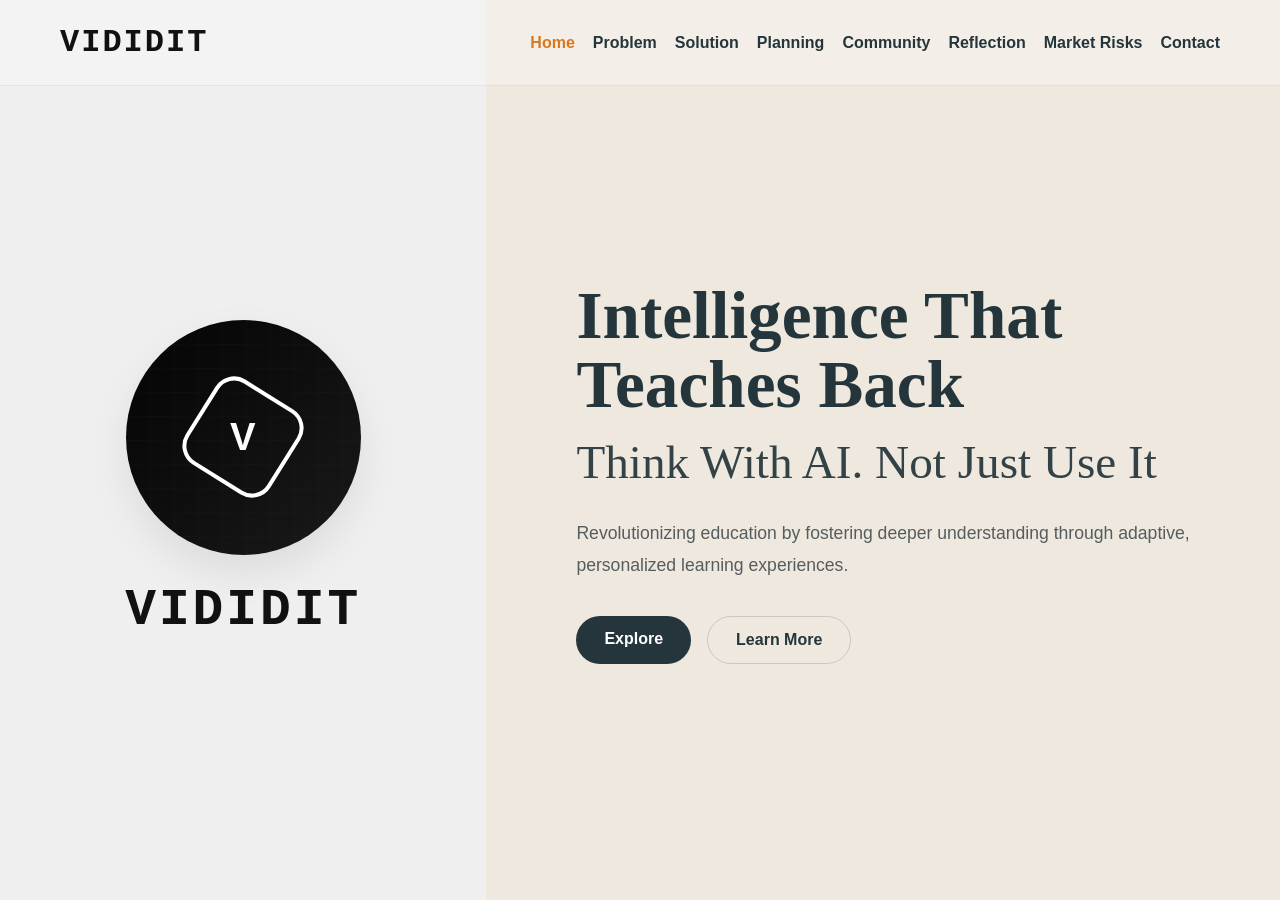
<file: index.html>
<!DOCTYPE html>
<html lang="en">
<head>
  <meta charset="UTF-8" />
  <meta name="viewport" content="width=device-width, initial-scale=1.0" />
  <meta name="description" content="VIDIDIT - Intelligence That Teaches Back" />
  <title>VIDIDIT | Home</title>
  <link rel="stylesheet" href="style.css" />
</head>
<body>
  <header class="topbar">
    <div class="logo">VIDIDIT</div>

    <nav class="nav">
      <a href="index.html" class="active">Home</a>
      <a href="problem.html">Problem</a>
      <a href="solution.html">Solution</a>
      <a href="planning.html">Planning</a>
      <a href="community.html">Community</a>
      <a href="reflection.html">Reflection</a>
      <a href="market.html">Market Risks</a>
      <a href="contact.html">Contact</a>
    </nav>
  </header>

  <main class="hero-page">

    <section class="brand-panel">
      <div class="brand-wrap">

        <div class="logo-circle">
          <div class="logo-mark">
            <span>V</span>
          </div>
        </div>

        <h1 class="brand-name">VIDIDIT</h1>

      </div>
    </section>

    <section class="content-panel">

      <div class="content-wrap">

        <h2 class="headline">
          Intelligence That Teaches Back
        </h2>

        <h3 class="subheadline">
          Think With AI. Not Just Use It
        </h3>

        <p class="description">
          Revolutionizing education by fostering deeper understanding through
          adaptive, personalized learning experiences.
        </p>

        <div class="actions">
          <a href="solution.html" class="btn btn-primary">
            Explore
          </a>

          <a href="problem.html" class="btn btn-secondary">
            Learn More
          </a>
        </div>

      </div>

    </section>

  </main>

</body>
</html>
</file>
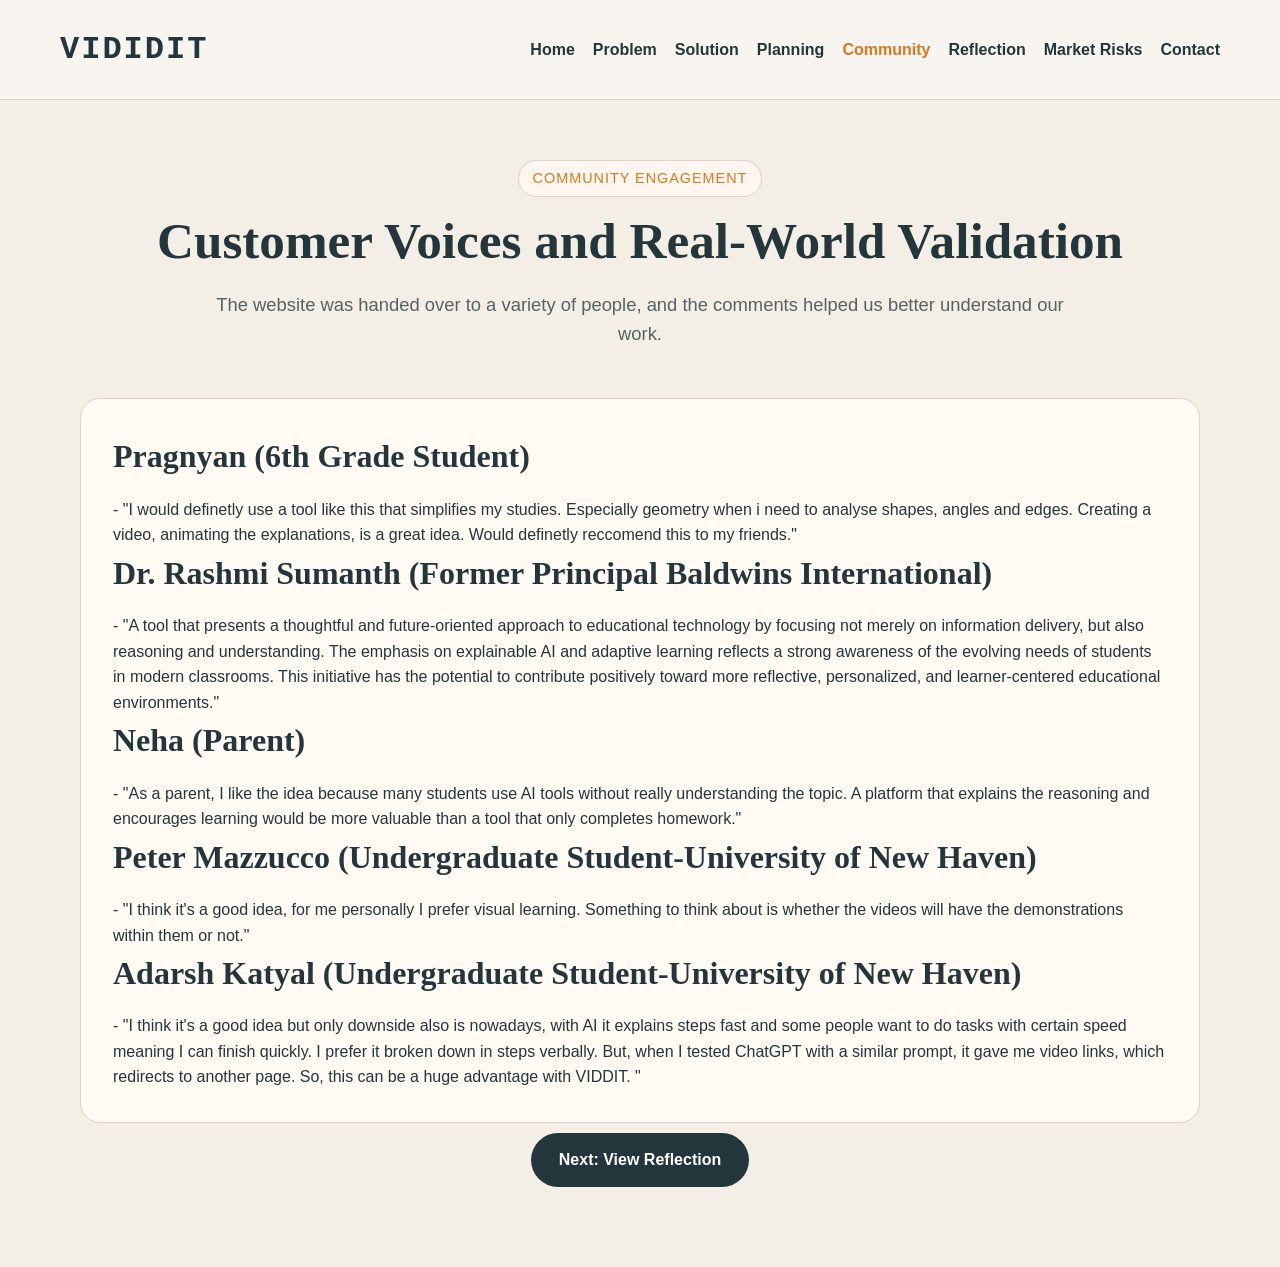
<file: community.html>
<!DOCTYPE html>
<html lang="en">
<head>
  <meta charset="UTF-8" />
  <meta name="viewport" content="width=device-width, initial-scale=1.0" />
  <meta name="description" content="VIDIDIT community engagement page" />
  <title>VIDIDIT | Community Engagement</title>
  <link rel="stylesheet" href="community.css" />
</head>
<body>
  <header class="topbar">
    <div class="logo">VIDIDIT</div>

    <nav class="nav">
      <a href="index.html">Home</a>
      <a href="problem.html">Problem</a>
      <a href="solution.html">Solution</a>
      <a href="planning.html">Planning</a>
      <a href="community.html" class="active">Community</a>
      <a href="reflection.html">Reflection</a>
      <a href="market.html">Market Risks</a>
      <a href="contact.html">Contact</a>
    </nav>
  </header>

  <main>
    <section class="hero-section">
      <p class="section-tag">Community Engagement</p>
      <h1>Customer Voices and Real-World Validation</h1>
      <p class="hero-text">
        The website was handed over to a variety of people, and the comments helped us better understand our work.
      </p>
    </section>

    <section class="content-section">
      <div class="placeholder-card">
        <p><h2>Pragnyan (6th Grade Student)</h2>
          - "I would definetly use a tool like this that simplifies my studies. Especially geometry when i need to 
          analyse shapes, angles and edges. Creating a video, animating the explanations, is a great idea. Would 
          definetly reccomend this to my friends."

          <h2>Dr. Rashmi Sumanth (Former Principal Baldwins International)</h2>
          - "A tool that presents a thoughtful and future-oriented approach to educational technology by focusing not
          merely on information delivery, but also reasoning and understanding. The emphasis on explainable AI and adaptive 
          learning reflects a strong awareness of the evolving needs of students in modern classrooms. This initiative has the 
          potential to contribute positively toward more reflective, personalized, and learner-centered educational environments."

          <h2>Neha (Parent)</h2>
            - "As a parent, I like the idea because many students use AI tools without really understanding the topic. A platform that explains the
            reasoning and encourages learning would be more valuable than a tool that only completes homework."

          <h2>Peter Mazzucco (Undergraduate Student-University of New Haven)</h2>
          - "I think it's a good idea, for me personally I prefer visual learning. Something to think about is 
          whether the videos will have the demonstrations within them or not."

          <h2>Adarsh Katyal (Undergraduate Student-University of New Haven)</h2>
          - "I think it's a good idea but only downside also is nowadays, with AI it explains steps fast and some people 
          want to do tasks with certain speed meaning I can finish quickly. I prefer it broken down in steps verbally. 
          But, when I tested ChatGPT with a similar prompt, it gave me video links, which redirects to another page. So,
          this can be a huge advantage with VIDDIT. "
        </p>
      </div>

     
      </div>
    </section>

    <section class="next-step">
      <a href="reflection.html" class="btn-primary">Next: View Reflection</a>
    </section>
  </main>
</body>
</html>
</file>
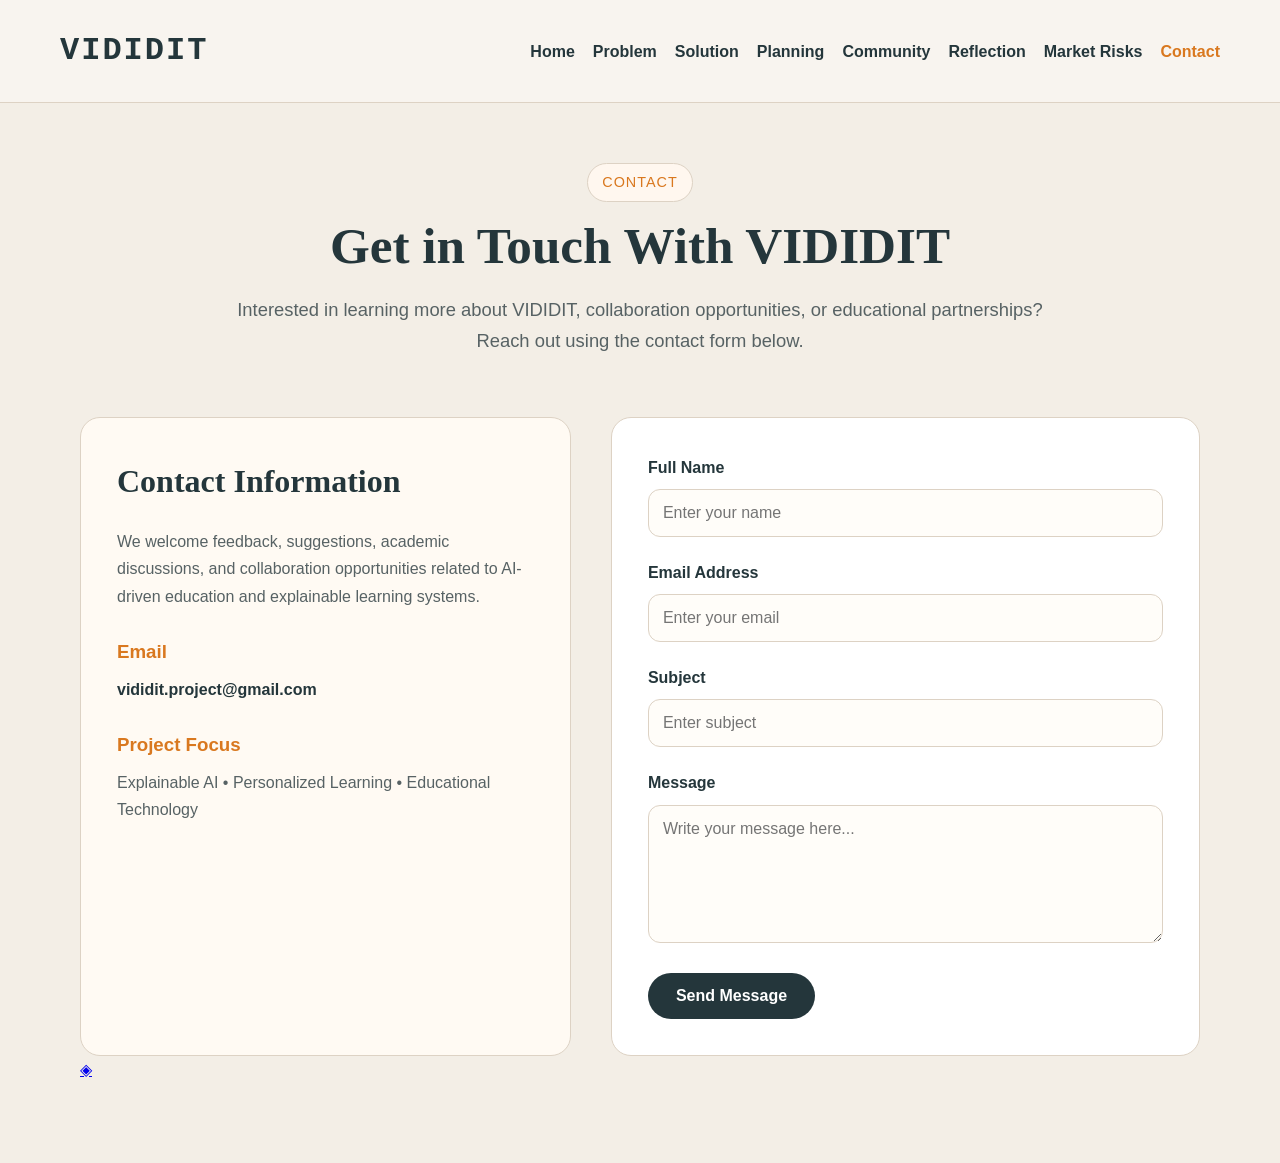
<file: contact.html>
<!DOCTYPE html>
<html lang="en">
<head>
  <meta charset="UTF-8" />
  <meta name="viewport" content="width=device-width, initial-scale=1.0" />
  <meta name="description" content="Contact VIDIDIT for more information" />
  <title>VIDIDIT | Contact</title>

  <link rel="stylesheet" href="contact.css" />
</head>

<body>

  <header class="topbar">
    <div class="logo">VIDIDIT</div>

    <nav class="nav">
      <a href="index.html">Home</a>
      <a href="problem.html">Problem</a>
      <a href="solution.html">Solution</a>
      <a href="planning.html">Planning</a>
      <a href="community.html">Community</a>
      <a href="reflection.html">Reflection</a>
      <a href="market.html">Market Risks</a>
      <a href="contact.html" class="active">Contact</a>

    </nav>
  </header>

  <main>

    <section class="hero-section">
      <p class="section-tag">Contact</p>

      <h1>Get in Touch With VIDIDIT</h1>

      <p class="hero-text">
        Interested in learning more about VIDIDIT, collaboration opportunities,
        or educational partnerships? Reach out using the contact form below.
      </p>
    </section>

    <section class="contact-wrapper">

      <div class="contact-info">

        <h2>Contact Information</h2>

        <p>
          We welcome feedback, suggestions, academic discussions, and collaboration
          opportunities related to AI-driven education and explainable learning systems.
        </p>

        <div class="info-box">
          <h3>Email</h3>

          <a href="mailto:vididit.project@gmail.com">
            vididit.project@gmail.com
          </a>
        </div>

        <div class="info-box">
          <h3>Project Focus</h3>

          <p>
            Explainable AI • Personalized Learning • Educational Technology
          </p>
        </div>

      </div>

      <div class="form-card">

        <form>

          <div class="form-group">
            <label for="name">Full Name</label>

            <input
              type="text"
              id="name"
              name="name"
              placeholder="Enter your name"
              required
            />
          </div>

          <div class="form-group">
            <label for="email">Email Address</label>

            <input
              type="email"
              id="email"
              name="email"
              placeholder="Enter your email"
              required
            />
          </div>

          <div class="form-group">
            <label for="subject">Subject</label>

            <input
              type="text"
              id="subject"
              name="subject"
              placeholder="Enter subject"
            />
          </div>

          <div class="form-group">
            <label for="message">Message</label>

            <textarea
              id="message"
              name="message"
              rows="6"
              placeholder="Write your message here..."
              required
            ></textarea>
          </div>

          <button type="submit" class="btn-primary">
            Send Message
          </button>
        </form>
      </div>
    </section>

    <section class="easter-egg-section">
      <a href="technical.html" class="easter-egg" title="Hidden technical notes">
        ◈
      </a>
    </section>
  </main>
</body>
</html>
</file>
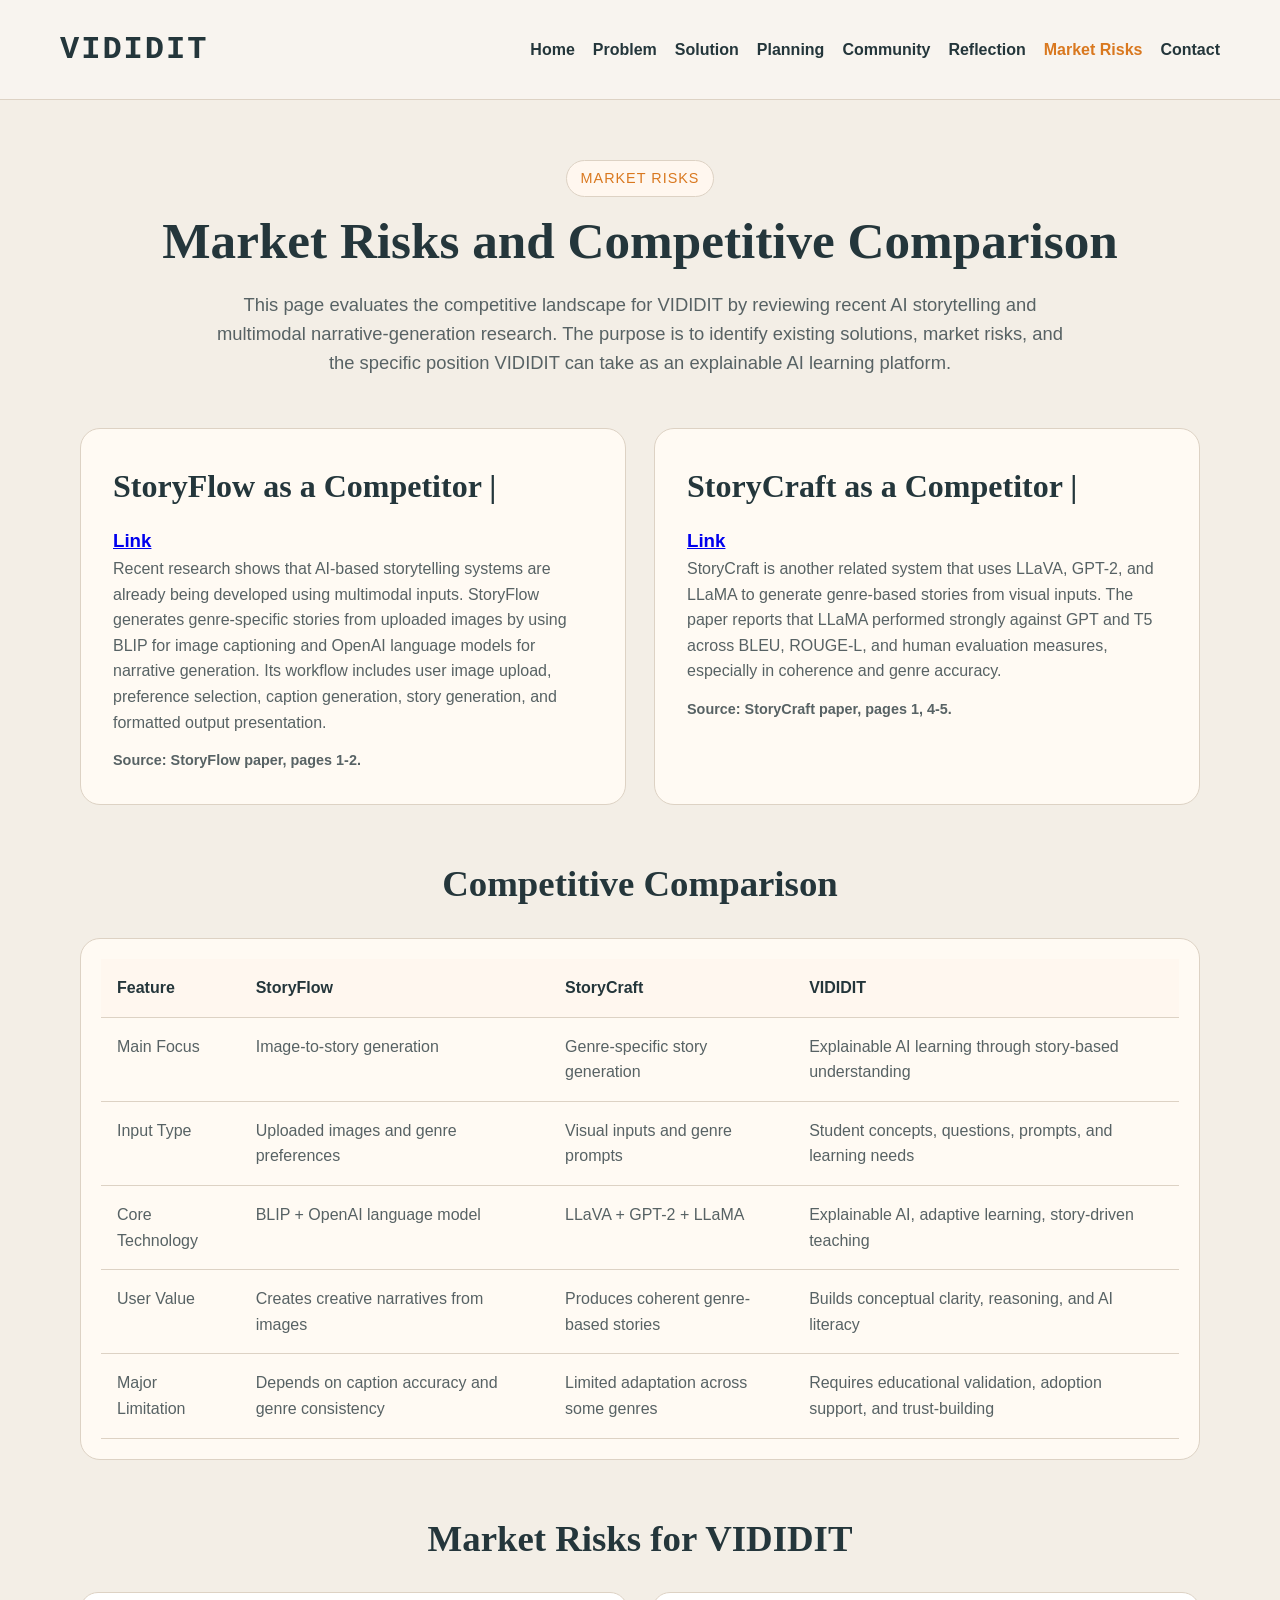
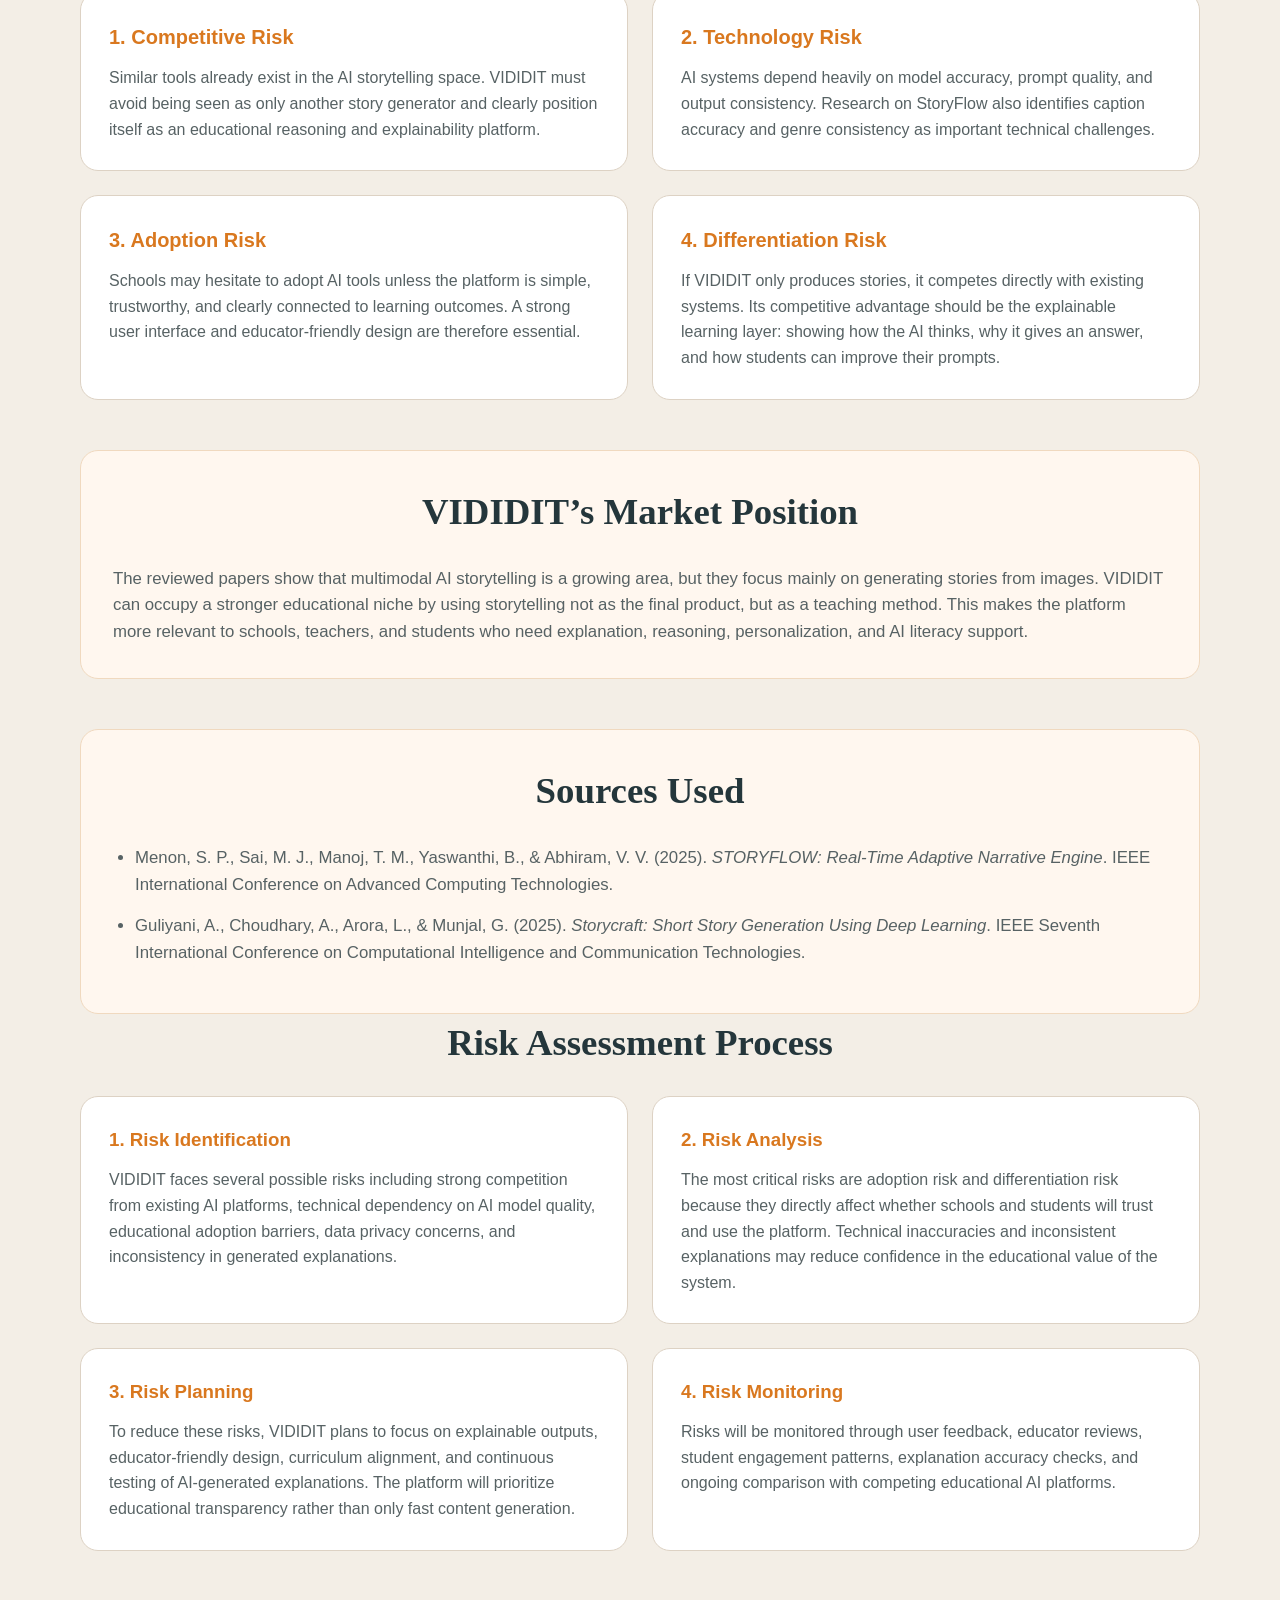
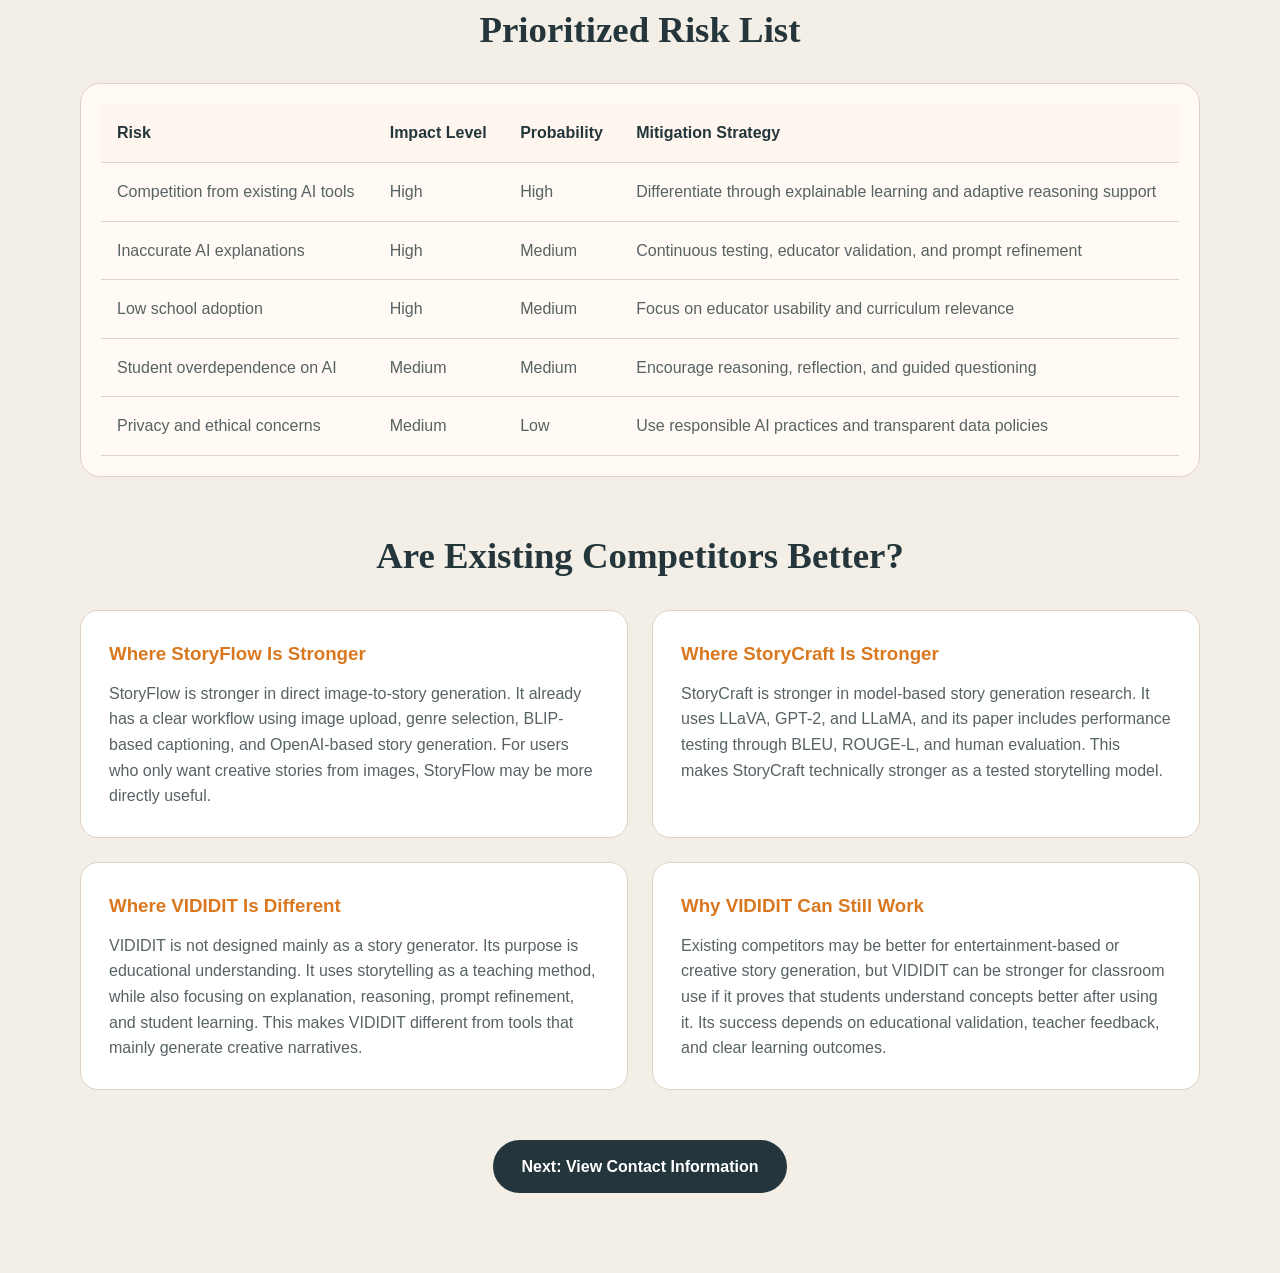
<file: market.html>
<!DOCTYPE html>
<html lang="en">
<head>
  <meta charset="UTF-8" />
  <meta name="viewport" content="width=device-width, initial-scale=1.0" />
  <meta name="description" content="VIDIDIT market risks and competitive analysis page" />
  <title>VIDIDIT | Market Risks</title>
  <link rel="stylesheet" href="market.css" />
</head>
<body>
  <header class="topbar">
    <div class="logo">VIDIDIT</div>

    <nav class="nav">
      <a href="index.html">Home</a>
      <a href="problem.html">Problem</a>
      <a href="solution.html">Solution</a>
      <a href="planning.html">Planning</a>
      <a href="community.html">Community</a>
      <a href="reflection.html">Reflection</a>
      <a href="market.html" class="active">Market Risks</a>
      <a href="contact.html">Contact</a>

    </nav>
  </header>

  <main>
    <section class="hero-section">
      <p class="section-tag">Market Risks</p>
      <h1>Market Risks and Competitive Comparison</h1>
      <p class="hero-text">
        This page evaluates the competitive landscape for VIDIDIT by reviewing recent AI storytelling and multimodal narrative-generation research. The purpose is to identify existing solutions, market risks, and the specific position VIDIDIT can take as an explainable AI learning platform.
      </p>
    </section>

    <section class="content-section">
      <div class="placeholder-card">
        <h2>StoryFlow as a Competitor |</h2>
        <h3><a href="https://storyflow.so/" target="_blank">Link</a></h3>
        <p>
          Recent research shows that AI-based storytelling systems are already being developed using multimodal inputs. 
          StoryFlow generates genre-specific stories from uploaded images by using BLIP for image captioning and 
          OpenAI language models for narrative generation. Its workflow includes user image upload, 
          preference selection, caption generation, story generation, and formatted output presentation.
        </p>
        <p class="source-note">
          Source: StoryFlow paper, pages 1-2.
        </p>
      </div>

      <div class="placeholder-card">
        <h2>StoryCraft as a Competitor |</h2>
        <h3><a href="https://www.storycraft.gg/" target="_blank">Link</a></h3>
        <p>
          StoryCraft is another related system that uses LLaVA, GPT-2, and LLaMA to generate genre-based stories from visual inputs. The paper reports that LLaMA performed strongly against GPT and T5 across BLEU, ROUGE-L, and human evaluation measures, especially in coherence and genre accuracy.
        </p>
        <p class="source-note">
          Source: StoryCraft paper, pages 1, 4-5.
        </p>
      </div>
    </section>

    <section class="analysis-section">
      <h2>Competitive Comparison</h2>

      <div class="table-wrap">
        <table>
          <thead>
            <tr>
              <th>Feature</th>
              <th>StoryFlow</th>
              <th>StoryCraft</th>
              <th>VIDIDIT</th>
            </tr>
          </thead>
          <tbody>
            <tr>
              <td>Main Focus</td>
              <td>Image-to-story generation</td>
              <td>Genre-specific story generation</td>
              <td>Explainable AI learning through story-based understanding</td>
            </tr>
            <tr>
              <td>Input Type</td>
              <td>Uploaded images and genre preferences</td>
              <td>Visual inputs and genre prompts</td>
              <td>Student concepts, questions, prompts, and learning needs</td>
            </tr>
            <tr>
              <td>Core Technology</td>
              <td>BLIP + OpenAI language model</td>
              <td>LLaVA + GPT-2 + LLaMA</td>
              <td>Explainable AI, adaptive learning, story-driven teaching</td>
            </tr>
            <tr>
              <td>User Value</td>
              <td>Creates creative narratives from images</td>
              <td>Produces coherent genre-based stories</td>
              <td>Builds conceptual clarity, reasoning, and AI literacy</td>
            </tr>
            <tr>
              <td>Major Limitation</td>
              <td>Depends on caption accuracy and genre consistency</td>
              <td>Limited adaptation across some genres</td>
              <td>Requires educational validation, adoption support, and trust-building</td>
            </tr>
          </tbody>
        </table>
      </div>
    </section>

    <section class="risk-section">
      <h2>Market Risks for VIDIDIT</h2>

      <div class="risk-grid">
        <div class="risk-card">
          <h3>1. Competitive Risk</h3>
          <p>
            Similar tools already exist in the AI storytelling space. VIDIDIT must avoid being seen as only another story generator and clearly position itself as an educational reasoning and explainability platform.
          </p>
        </div>

        <div class="risk-card">
          <h3>2. Technology Risk</h3>
          <p>
            AI systems depend heavily on model accuracy, prompt quality, and output consistency. Research on StoryFlow also identifies caption accuracy and genre consistency as important technical challenges.
          </p>
        </div>

        <div class="risk-card">
          <h3>3. Adoption Risk</h3>
          <p>
            Schools may hesitate to adopt AI tools unless the platform is simple, trustworthy, and clearly connected to learning outcomes. A strong user interface and educator-friendly design are therefore essential.
          </p>
        </div>

        <div class="risk-card">
          <h3>4. Differentiation Risk</h3>
          <p>
            If VIDIDIT only produces stories, it competes directly with existing systems. Its competitive advantage should be the explainable learning layer: showing how the AI thinks, why it gives an answer, and how students can improve their prompts.
          </p>
        </div>
      </div>
    </section>

    <section class="positioning-section">
      <h2>VIDIDIT’s Market Position</h2>
      <p>
        The reviewed papers show that multimodal AI storytelling is a growing area, but they focus mainly on generating stories from images. VIDIDIT can occupy a stronger educational niche by using storytelling not as the final product, but as a teaching method. This makes the platform more relevant to schools, teachers, and students who need explanation, reasoning, personalization, and AI literacy support.
      </p>
    </section>

    <section class="references-section">
      <h2>Sources Used</h2>
      <ul>
        <li>
          Menon, S. P., Sai, M. J., Manoj, T. M., Yaswanthi, B., & Abhiram, V. V. (2025). <em>STORYFLOW: Real-Time Adaptive Narrative Engine</em>. IEEE International Conference on Advanced Computing Technologies.
        </li>
        <li>
          Guliyani, A., Choudhary, A., Arora, L., & Munjal, G. (2025). <em>Storycraft: Short Story Generation Using Deep Learning</em>. IEEE Seventh International Conference on Computational Intelligence and Communication Technologies.
        </li>
      </ul>
    </section>

    <section class="risk-process-section">
  <h2>Risk Assessment Process</h2>

  <div class="risk-process-grid">

    <div class="risk-process-card">
      <h3>1. Risk Identification</h3>
      <p>
        VIDIDIT faces several possible risks including strong competition from existing AI platforms, technical dependency on AI model quality, educational adoption barriers, data privacy concerns, and inconsistency in generated explanations.
      </p>
    </div>

    <div class="risk-process-card">
      <h3>2. Risk Analysis</h3>
      <p>
        The most critical risks are adoption risk and differentiation risk because they directly affect whether schools and students will trust and use the platform. Technical inaccuracies and inconsistent explanations may reduce confidence in the educational value of the system.
      </p>
    </div>

    <div class="risk-process-card">
      <h3>3. Risk Planning</h3>
      <p>
        To reduce these risks, VIDIDIT plans to focus on explainable outputs, educator-friendly design, curriculum alignment, and continuous testing of AI-generated explanations. The platform will prioritize educational transparency rather than only fast content generation.
      </p>
    </div>

    <div class="risk-process-card">
      <h3>4. Risk Monitoring</h3>
      <p>
        Risks will be monitored through user feedback, educator reviews, student engagement patterns, explanation accuracy checks, and ongoing comparison with competing educational AI platforms.
      </p>
    </div>

  </div>
</section>

<section class="risk-table-section">
  <h2>Prioritized Risk List</h2>

  <div class="table-wrap">
    <table>
      <thead>
        <tr>
          <th>Risk</th>
          <th>Impact Level</th>
          <th>Probability</th>
          <th>Mitigation Strategy</th>
        </tr>
      </thead>

      <tbody>
        <tr>
          <td>Competition from existing AI tools</td>
          <td>High</td>
          <td>High</td>
          <td>Differentiate through explainable learning and adaptive reasoning support</td>
        </tr>

        <tr>
          <td>Inaccurate AI explanations</td>
          <td>High</td>
          <td>Medium</td>
          <td>Continuous testing, educator validation, and prompt refinement</td>
        </tr>

        <tr>
          <td>Low school adoption</td>
          <td>High</td>
          <td>Medium</td>
          <td>Focus on educator usability and curriculum relevance</td>
        </tr>

        <tr>
          <td>Student overdependence on AI</td>
          <td>Medium</td>
          <td>Medium</td>
          <td>Encourage reasoning, reflection, and guided questioning</td>
        </tr>

        <tr>
          <td>Privacy and ethical concerns</td>
          <td>Medium</td>
          <td>Low</td>
          <td>Use responsible AI practices and transparent data policies</td>
        </tr>
      </tbody>
    </table>
  </div>
</section>
<section class="competitor-verdict-section">
  <h2>Are Existing Competitors Better?</h2>

  <div class="verdict-grid">
    <div class="verdict-card">
      <h3>Where StoryFlow Is Stronger</h3>
      <p>
        StoryFlow is stronger in direct image-to-story generation. It already has a clear workflow using image upload, genre selection, BLIP-based captioning, and OpenAI-based story generation. For users who only want creative stories from images, StoryFlow may be more directly useful.
      </p>
    </div>

    <div class="verdict-card">
      <h3>Where StoryCraft Is Stronger</h3>
      <p>
        StoryCraft is stronger in model-based story generation research. It uses LLaVA, GPT-2, and LLaMA, and its paper includes performance testing through BLEU, ROUGE-L, and human evaluation. This makes StoryCraft technically stronger as a tested storytelling model.
      </p>
    </div>

    <div class="verdict-card">
      <h3>Where VIDIDIT Is Different</h3>
      <p>
        VIDIDIT is not designed mainly as a story generator. Its purpose is educational understanding. It uses storytelling as a teaching method, while also focusing on explanation, reasoning, prompt refinement, and student learning. This makes VIDIDIT different from tools that mainly generate creative narratives.
      </p>
    </div>

    <div class="verdict-card">
      <h3>Why VIDIDIT Can Still Work</h3>
      <p>
        Existing competitors may be better for entertainment-based or creative story generation, but VIDIDIT can be stronger for classroom use if it proves that students understand concepts better after using it. Its success depends on educational validation, teacher feedback, and clear learning outcomes.
      </p>
    </div>
  </div>
</section>

    <section class="next-step">
      <a href="contact.html" class="btn-primary">Next: View Contact Information</a>
    </section>
  </main>
</body>
</html>
</file>
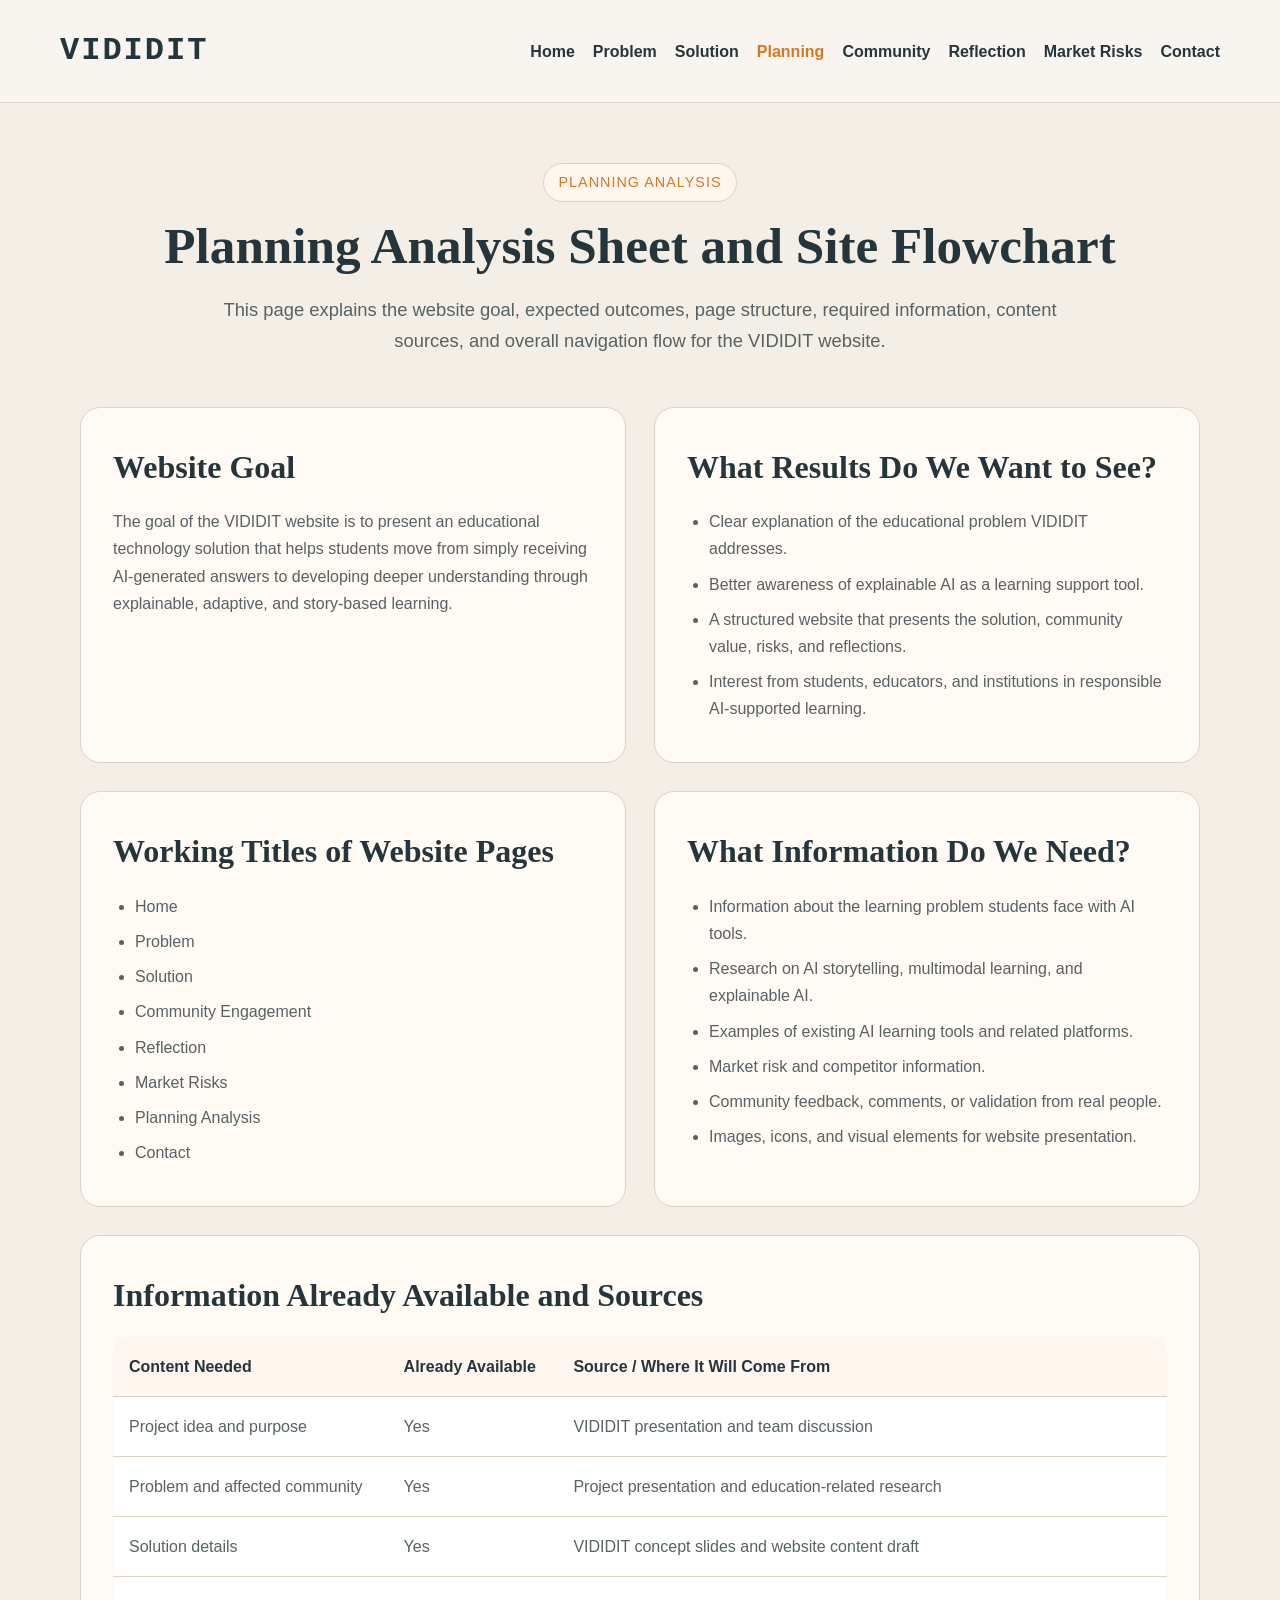
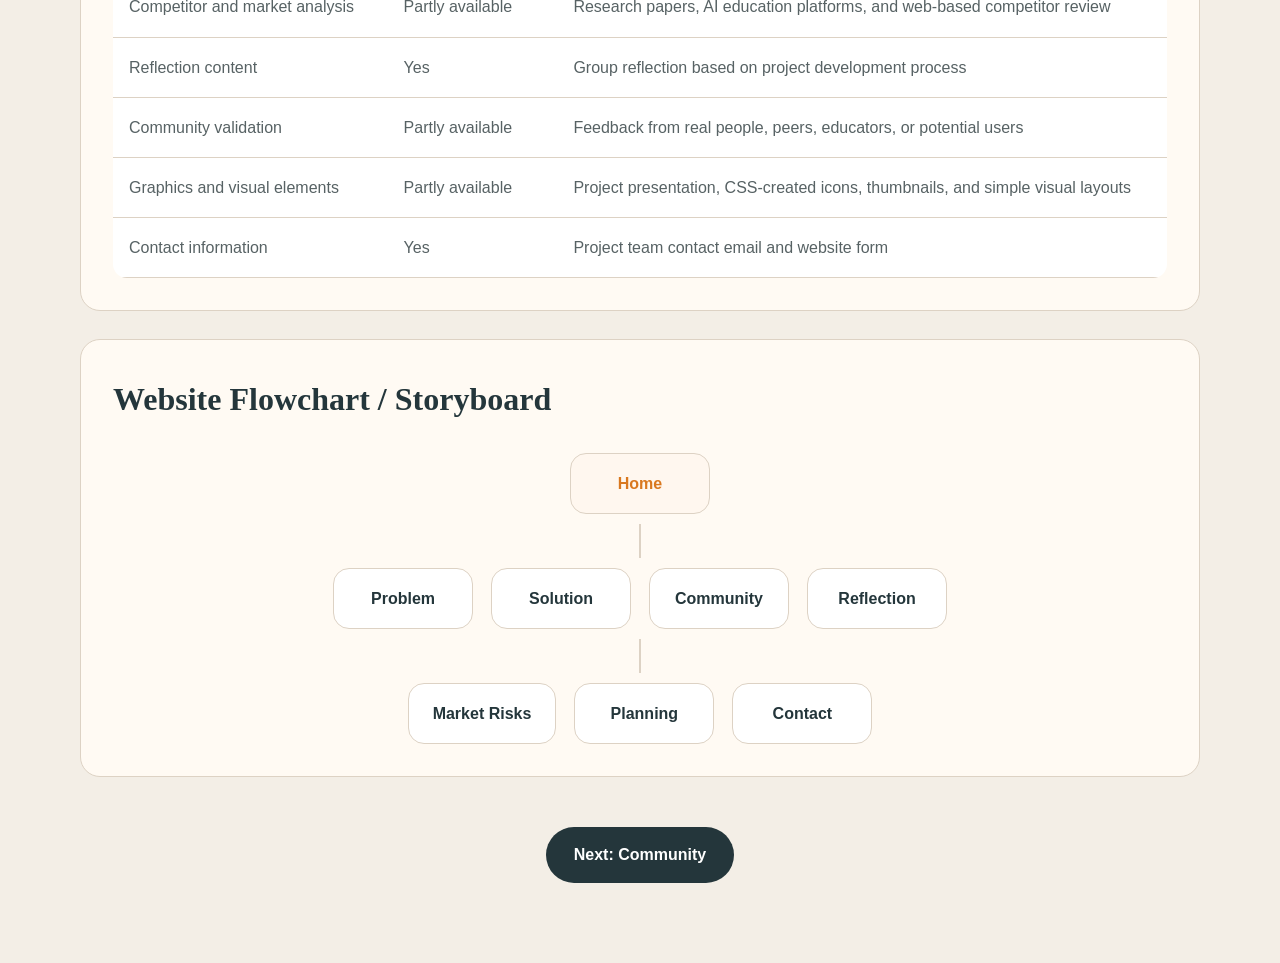
<file: planning.html>
<!DOCTYPE html>
<html lang="en">
<head>
  <meta charset="UTF-8" />
  <meta name="viewport" content="width=device-width, initial-scale=1.0" />
  <meta name="description" content="VIDIDIT planning analysis sheet and site flowchart" />
  <title>VIDIDIT | Planning</title>
  <link rel="stylesheet" href="planning.css" />
</head>

<body>
  <header class="topbar">
    <div class="logo">VIDIDIT</div>

    <nav class="nav">
      <a href="index.html">Home</a>
      <a href="problem.html">Problem</a>
      <a href="solution.html">Solution</a>
      <a href="planning.html" class="active">Planning</a>
      <a href="community.html">Community</a>
      <a href="reflection.html">Reflection</a>
      <a href="market.html">Market Risks</a>
      <a href="contact.html">Contact</a>
    </nav>
  </header>

  <main>
    <section class="hero-section">
      <p class="section-tag">Planning Analysis</p>
      <h1>Planning Analysis Sheet and Site Flowchart</h1>
      <p class="hero-text">
        This page explains the website goal, expected outcomes, page structure,
        required information, content sources, and overall navigation flow for the VIDIDIT website.
      </p>
    </section>

    <section class="content-section">
      <div class="planning-card">
        <h2>Website Goal</h2>
        <p>
          The goal of the VIDIDIT website is to present an educational technology solution that helps students move from simply receiving AI-generated answers to developing deeper understanding through explainable, adaptive, and story-based learning.
        </p>
      </div>

      <div class="planning-card">
        <h2>What Results Do We Want to See?</h2>
        <ul>
          <li>Clear explanation of the educational problem VIDIDIT addresses.</li>
          <li>Better awareness of explainable AI as a learning support tool.</li>
          <li>A structured website that presents the solution, community value, risks, and reflections.</li>
          <li>Interest from students, educators, and institutions in responsible AI-supported learning.</li>
        </ul>
      </div>

      <div class="planning-card">
        <h2>Working Titles of Website Pages</h2>
        <ul>
          <li>Home</li>
          <li>Problem</li>
          <li>Solution</li>
          <li>Community Engagement</li>
          <li>Reflection</li>
          <li>Market Risks</li>
          <li>Planning Analysis</li>
          <li>Contact</li>
        </ul>
      </div>

      <div class="planning-card">
        <h2>What Information Do We Need?</h2>
        <ul>
          <li>Information about the learning problem students face with AI tools.</li>
          <li>Research on AI storytelling, multimodal learning, and explainable AI.</li>
          <li>Examples of existing AI learning tools and related platforms.</li>
          <li>Market risk and competitor information.</li>
          <li>Community feedback, comments, or validation from real people.</li>
          <li>Images, icons, and visual elements for website presentation.</li>
        </ul>
      </div>

      <div class="planning-card full-width">
        <h2>Information Already Available and Sources</h2>

        <div class="table-wrap">
          <table>
            <thead>
              <tr>
                <th>Content Needed</th>
                <th>Already Available</th>
                <th>Source / Where It Will Come From</th>
              </tr>
            </thead>

            <tbody>
              <tr>
                <td>Project idea and purpose</td>
                <td>Yes</td>
                <td>VIDIDIT presentation and team discussion</td>
              </tr>

              <tr>
                <td>Problem and affected community</td>
                <td>Yes</td>
                <td>Project presentation and education-related research</td>
              </tr>

              <tr>
                <td>Solution details</td>
                <td>Yes</td>
                <td>VIDIDIT concept slides and website content draft</td>
              </tr>

              <tr>
                <td>Competitor and market analysis</td>
                <td>Partly available</td>
                <td>Research papers, AI education platforms, and web-based competitor review</td>
              </tr>

              <tr>
                <td>Reflection content</td>
                <td>Yes</td>
                <td>Group reflection based on project development process</td>
              </tr>

              <tr>
                <td>Community validation</td>
                <td>Partly available</td>
                <td>Feedback from real people, peers, educators, or potential users</td>
              </tr>

              <tr>
                <td>Graphics and visual elements</td>
                <td>Partly available</td>
                <td>Project presentation, CSS-created icons, thumbnails, and simple visual layouts</td>
              </tr>

              <tr>
                <td>Contact information</td>
                <td>Yes</td>
                <td>Project team contact email and website form</td>
              </tr>
            </tbody>
          </table>
        </div>
      </div>

      <div class="planning-card full-width">
        <h2>Website Flowchart / Storyboard</h2>

        <div class="flowchart">
          <div class="flow-box main-page">Home</div>

          <div class="flow-line"></div>

          <div class="flow-row">
            <div class="flow-box">Problem</div>
            <div class="flow-box">Solution</div>
            <div class="flow-box">Community</div>
            <div class="flow-box">Reflection</div>
          </div>

          <div class="flow-line"></div>

          <div class="flow-row">
            <div class="flow-box">Market Risks</div>
            <div class="flow-box">Planning</div>
            <div class="flow-box">Contact</div>
          </div>
        </div>
      </div>
    </section>

    <section class="next-step">
      <a href="community.html" class="btn-primary">Next: Community</a>
    </section>
  </main>
</body>
</html>
</file>
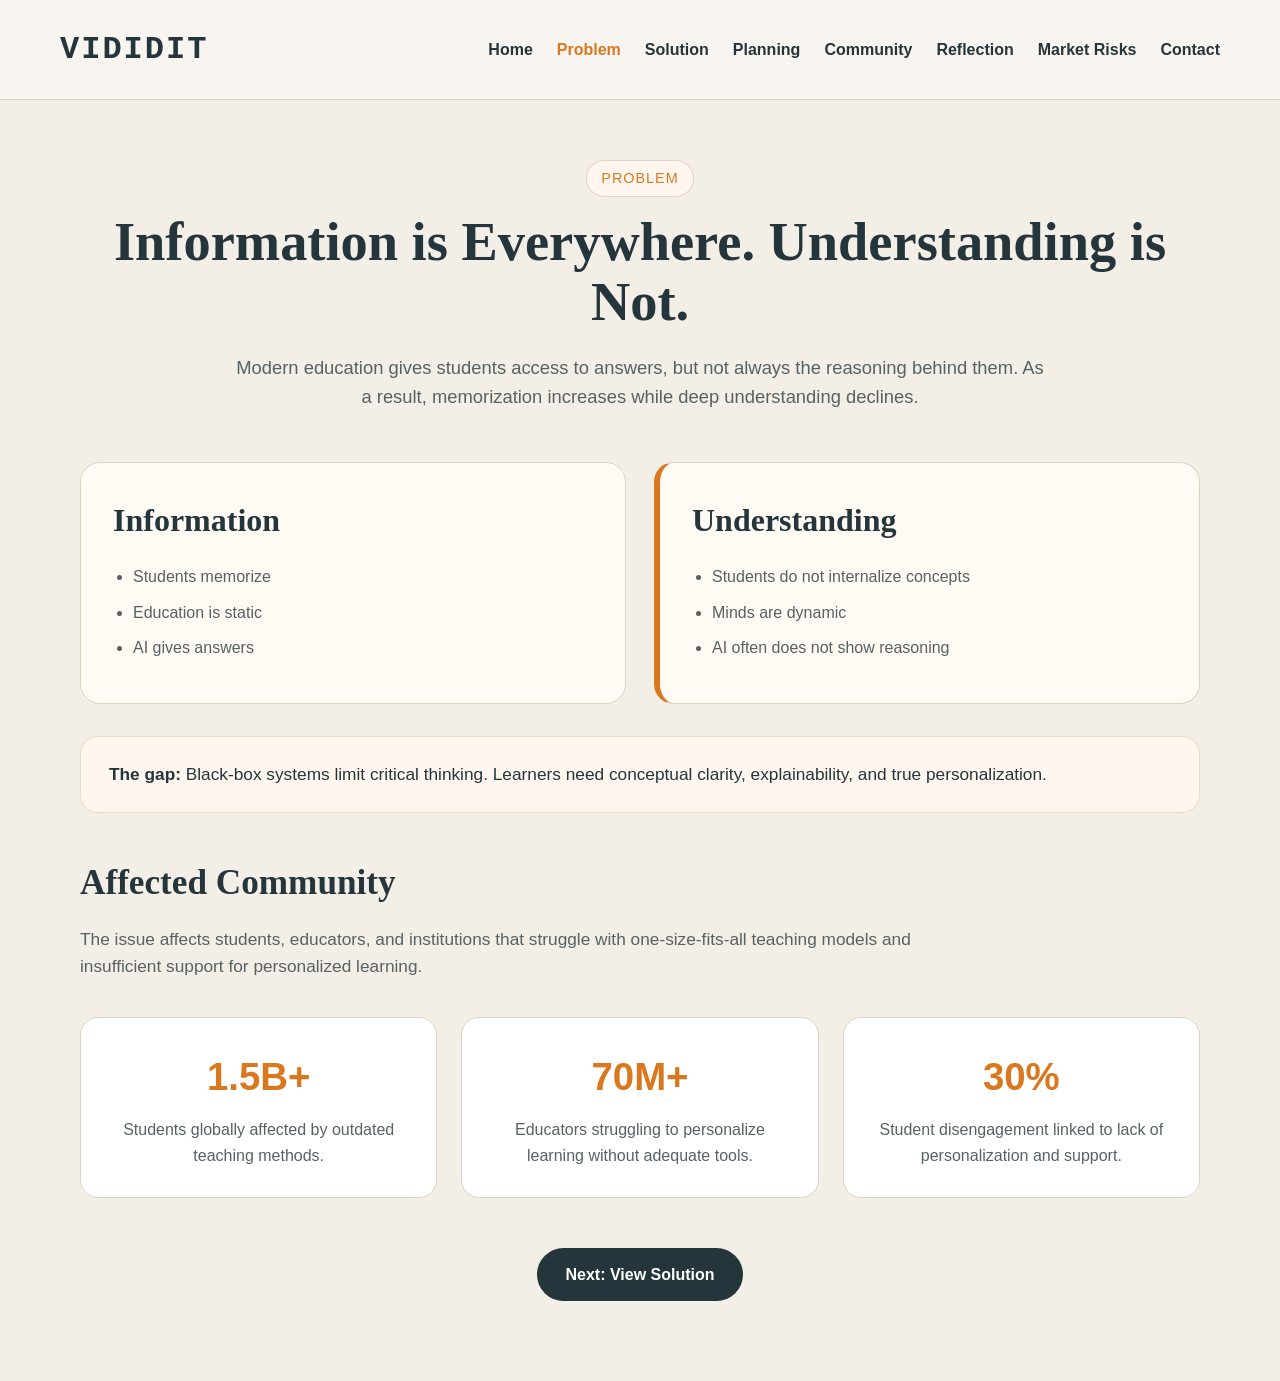
<file: problem.html>
<!DOCTYPE html>
<html lang="en">
<head>
  <meta charset="UTF-8" />
  <meta name="viewport" content="width=device-width, initial-scale=1.0" />
  <meta name="description" content="VIDIDIT problem and community page" />
  <title>VIDIDIT | Problem</title>
  <link rel="stylesheet" href="problem.css" />
</head>
<body>
  <header class="topbar">
    <div class="logo">VIDIDIT</div>
    <nav class="nav">
      <a href="index.html">Home</a>
      <a href="problem.html" class="active">Problem</a>
      <a href="solution.html">Solution</a>
      <a href="planning.html">Planning</a>
      <a href="community.html">Community</a>
      <a href="reflection.html">Reflection</a>
      <a href="market.html">Market Risks</a>
      <a href="contact.html">Contact</a>

    </nav>
  </header>

  <main>
    <section class="hero-section">
      <p class="section-tag">Problem</p>
      <h1>Information is Everywhere. Understanding is Not.</h1>
      <p class="hero-text">
        Modern education gives students access to answers, but not always the
        reasoning behind them. As a result, memorization increases while deep
        understanding declines.
      </p>
    </section>

    <section class="comparison-section">
      <div class="comparison-card">
        <h2>Information</h2>
        <ul>
          <li>Students memorize</li>
          <li>Education is static</li>
          <li>AI gives answers</li>
        </ul>
      </div>

      <div class="comparison-card highlight">
        <h2>Understanding</h2>
        <ul>
          <li>Students do not internalize concepts</li>
          <li>Minds are dynamic</li>
          <li>AI often does not show reasoning</li>
        </ul>
      </div>
    </section>

    <section class="gap-section">
      <p>
        <strong>The gap:</strong> Black-box systems limit critical thinking.
        Learners need conceptual clarity, explainability, and true personalization.
      </p>
    </section>

    <section class="community-section">
      <h2>Affected Community</h2>
      <p>
        The issue affects students, educators, and institutions that struggle
        with one-size-fits-all teaching models and insufficient support for
        personalized learning.
      </p>
    </section>

    <section class="stats-section">
      <div class="stat-card">
        <h3>1.5B+</h3>
        <p>Students globally affected by outdated teaching methods.</p>
      </div>

      <div class="stat-card">
        <h3>70M+</h3>
        <p>Educators struggling to personalize learning without adequate tools.</p>
      </div>

      <div class="stat-card">
        <h3>30%</h3>
        <p>Student disengagement linked to lack of personalization and support.</p>
      </div>
    </section>

    <section class="next-step">
      <a href="solution.html" class="btn-primary">Next: View Solution</a>
    </section>
  </main>
</body>
</html>
</file>
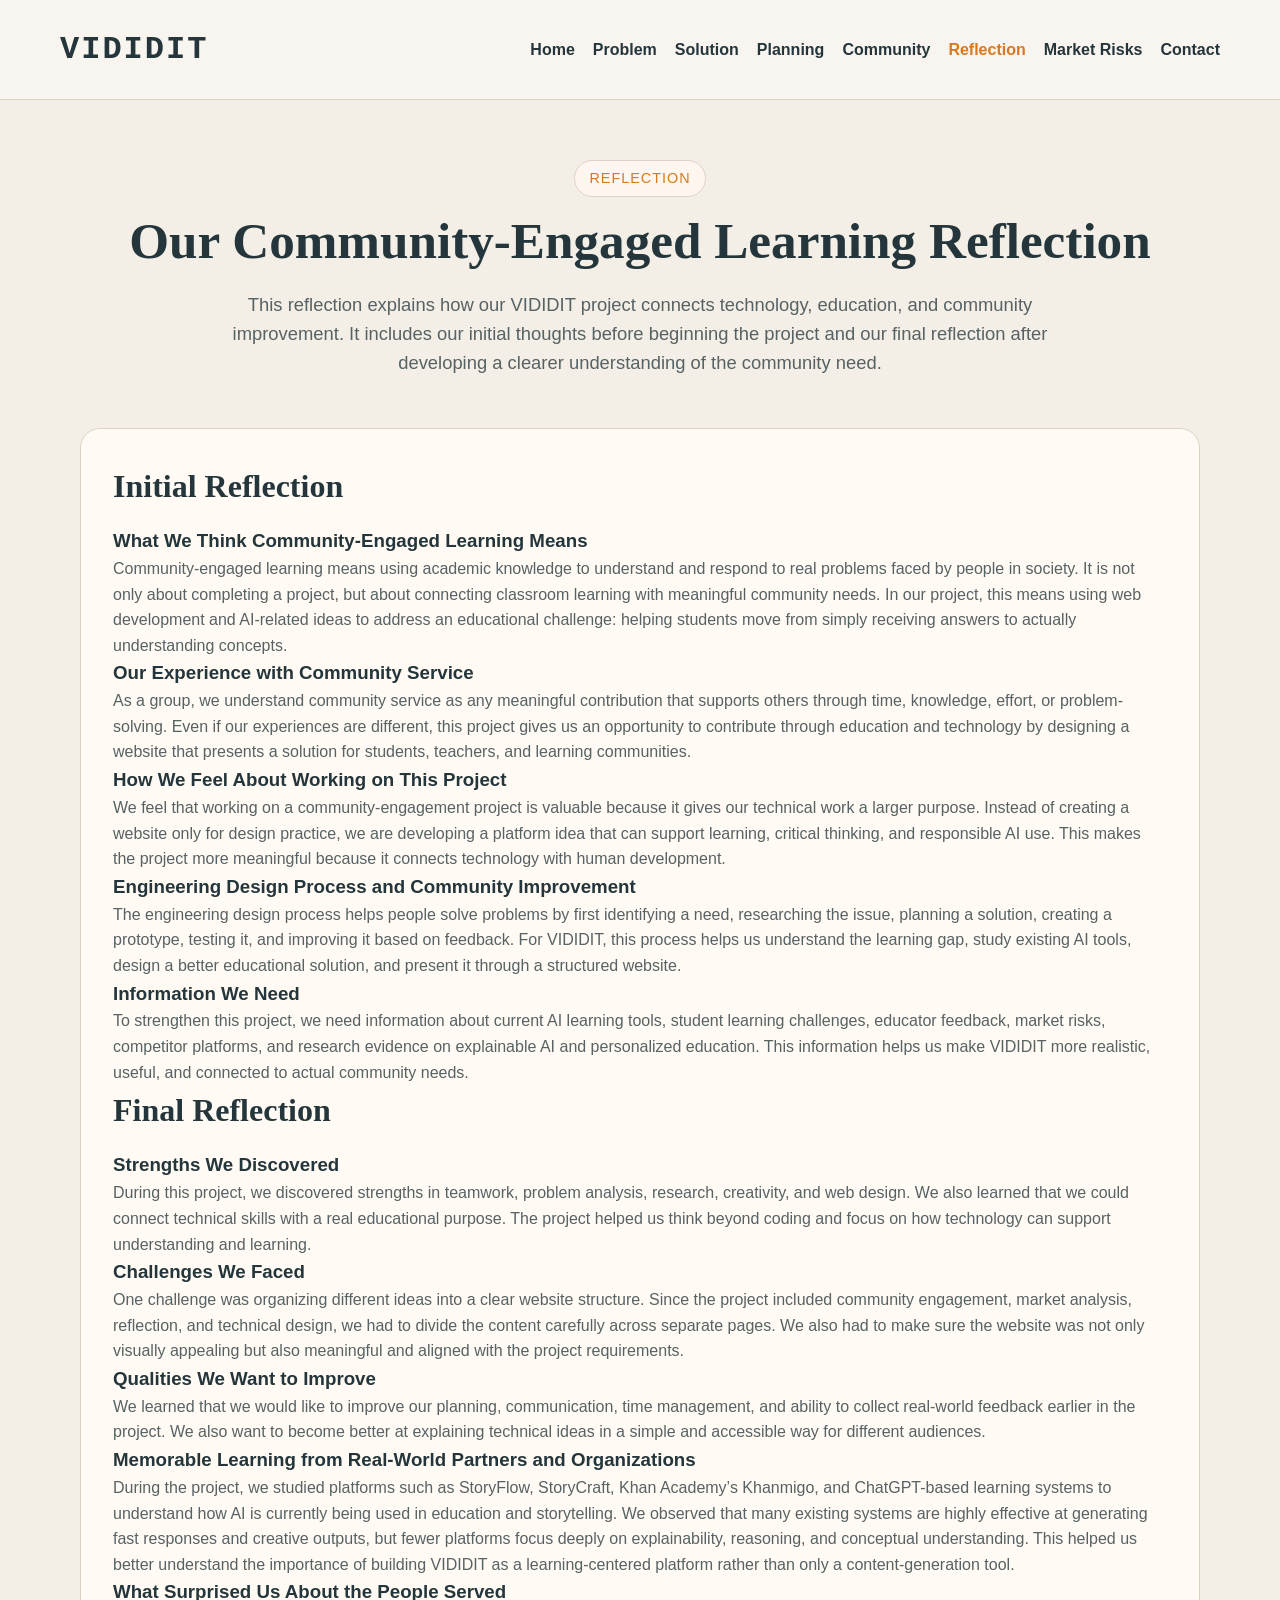
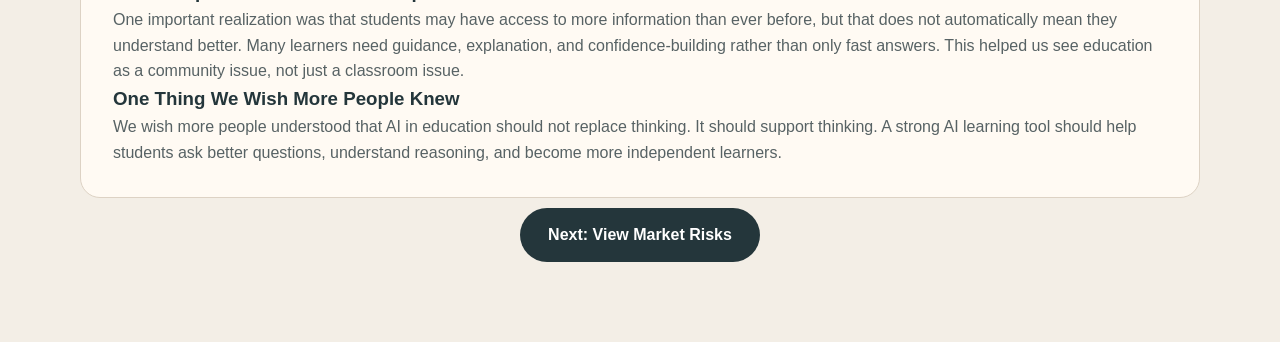
<file: reflection.html>
<!DOCTYPE html>
<html lang="en">
<head>
  <meta charset="UTF-8" />
  <meta name="viewport" content="width=device-width, initial-scale=1.0" />
  <meta name="description" content="VIDIDIT community engagement page" />
  <title>VIDIDIT | Community Engagement</title>
  <link rel="stylesheet" href="reflection.css" />
</head>
<body>
  <header class="topbar">
    <div class="logo">VIDIDIT</div>

    <nav class="nav">
      <a href="index.html">Home</a>
      <a href="problem.html">Problem</a>
      <a href="solution.html">Solution</a>
      <a href="planning.html">Planning</a>
      <a href="community.html">Community</a>
      <a href="reflection.html" class="active">Reflection</a>
      <a href="market.html">Market Risks</a>
      <a href="contact.html">Contact</a>

    </nav>
  </header>

  <main>
  <section class="hero-section">
    <p class="section-tag">Reflection</p>
    <h1>Our Community-Engaged Learning Reflection</h1>
    <p class="hero-text">
      This reflection explains how our VIDIDIT project connects technology, education, and community improvement. 
      It includes our initial thoughts before beginning the project and our final reflection after developing a clearer understanding of the community need.
    </p>
  </section>

  <section class="content-section">
    <div class="placeholder-card">

      <h2>Initial Reflection</h2>

      <h3>What We Think Community-Engaged Learning Means</h3>
      <p>
        Community-engaged learning means using academic knowledge to understand and respond to real problems faced by people in society. 
        It is not only about completing a project, but about connecting classroom learning with meaningful community needs. 
        In our project, this means using web development and AI-related ideas to address an educational challenge: helping students move from simply receiving answers to actually understanding concepts.
      </p>

      <h3>Our Experience with Community Service</h3>
      <p>
        As a group, we understand community service as any meaningful contribution that supports others through time, knowledge, effort, or problem-solving. 
        Even if our experiences are different, this project gives us an opportunity to contribute through education and technology by designing a website that presents a solution for students, teachers, and learning communities.
      </p>

      <h3>How We Feel About Working on This Project</h3>
      <p>
        We feel that working on a community-engagement project is valuable because it gives our technical work a larger purpose. 
        Instead of creating a website only for design practice, we are developing a platform idea that can support learning, critical thinking, and responsible AI use. 
        This makes the project more meaningful because it connects technology with human development.
      </p>

      <h3>Engineering Design Process and Community Improvement</h3>
      <p>
        The engineering design process helps people solve problems by first identifying a need, researching the issue, planning a solution, creating a prototype, testing it, and improving it based on feedback. 
        For VIDIDIT, this process helps us understand the learning gap, study existing AI tools, design a better educational solution, and present it through a structured website.
      </p>

      <h3>Information We Need</h3>
      <p>
        To strengthen this project, we need information about current AI learning tools, student learning challenges, educator feedback, market risks, competitor platforms, and research evidence on explainable AI and personalized education. 
        This information helps us make VIDIDIT more realistic, useful, and connected to actual community needs.
      </p>

      <h2>Final Reflection</h2>

      <h3>Strengths We Discovered</h3>
      <p>
        During this project, we discovered strengths in teamwork, problem analysis, research, creativity, and web design. 
        We also learned that we could connect technical skills with a real educational purpose. 
        The project helped us think beyond coding and focus on how technology can support understanding and learning.
      </p>

      <h3>Challenges We Faced</h3>
      <p>
        One challenge was organizing different ideas into a clear website structure. 
        Since the project included community engagement, market analysis, reflection, and technical design, we had to divide the content carefully across separate pages. 
        We also had to make sure the website was not only visually appealing but also meaningful and aligned with the project requirements.
      </p>

      <h3>Qualities We Want to Improve</h3>
      <p>
        We learned that we would like to improve our planning, communication, time management, and ability to collect real-world feedback earlier in the project. 
        We also want to become better at explaining technical ideas in a simple and accessible way for different audiences.
      </p>

      <h3>Memorable Learning from Real-World Partners and Organizations</h3>
      <p>
       During the project, we studied platforms such as StoryFlow, StoryCraft, Khan Academy’s Khanmigo, and ChatGPT-based learning systems to understand how AI is currently being used in education and storytelling. 
       We observed that many existing systems are highly effective at generating fast responses and creative outputs, but fewer platforms focus deeply on explainability, reasoning, and conceptual understanding. 
       This helped us better understand the importance of building VIDIDIT as a learning-centered platform rather than only a content-generation tool.
      </p>

      <h3>What Surprised Us About the People Served</h3>
      <p>
        One important realization was that students may have access to more information than ever before, but that does not automatically mean they understand better. 
        Many learners need guidance, explanation, and confidence-building rather than only fast answers. 
        This helped us see education as a community issue, not just a classroom issue.
      </p>

      <h3>One Thing We Wish More People Knew</h3>
      <p>
        We wish more people understood that AI in education should not replace thinking. 
        It should support thinking. 
        A strong AI learning tool should help students ask better questions, understand reasoning, and become more independent learners.
      </p>

    </div>
  </section>

  <section class="next-step">
    <a href="market.html" class="btn-primary">Next: View Market Risks</a>
  </section>
</main>
</body>
</html>
</file>
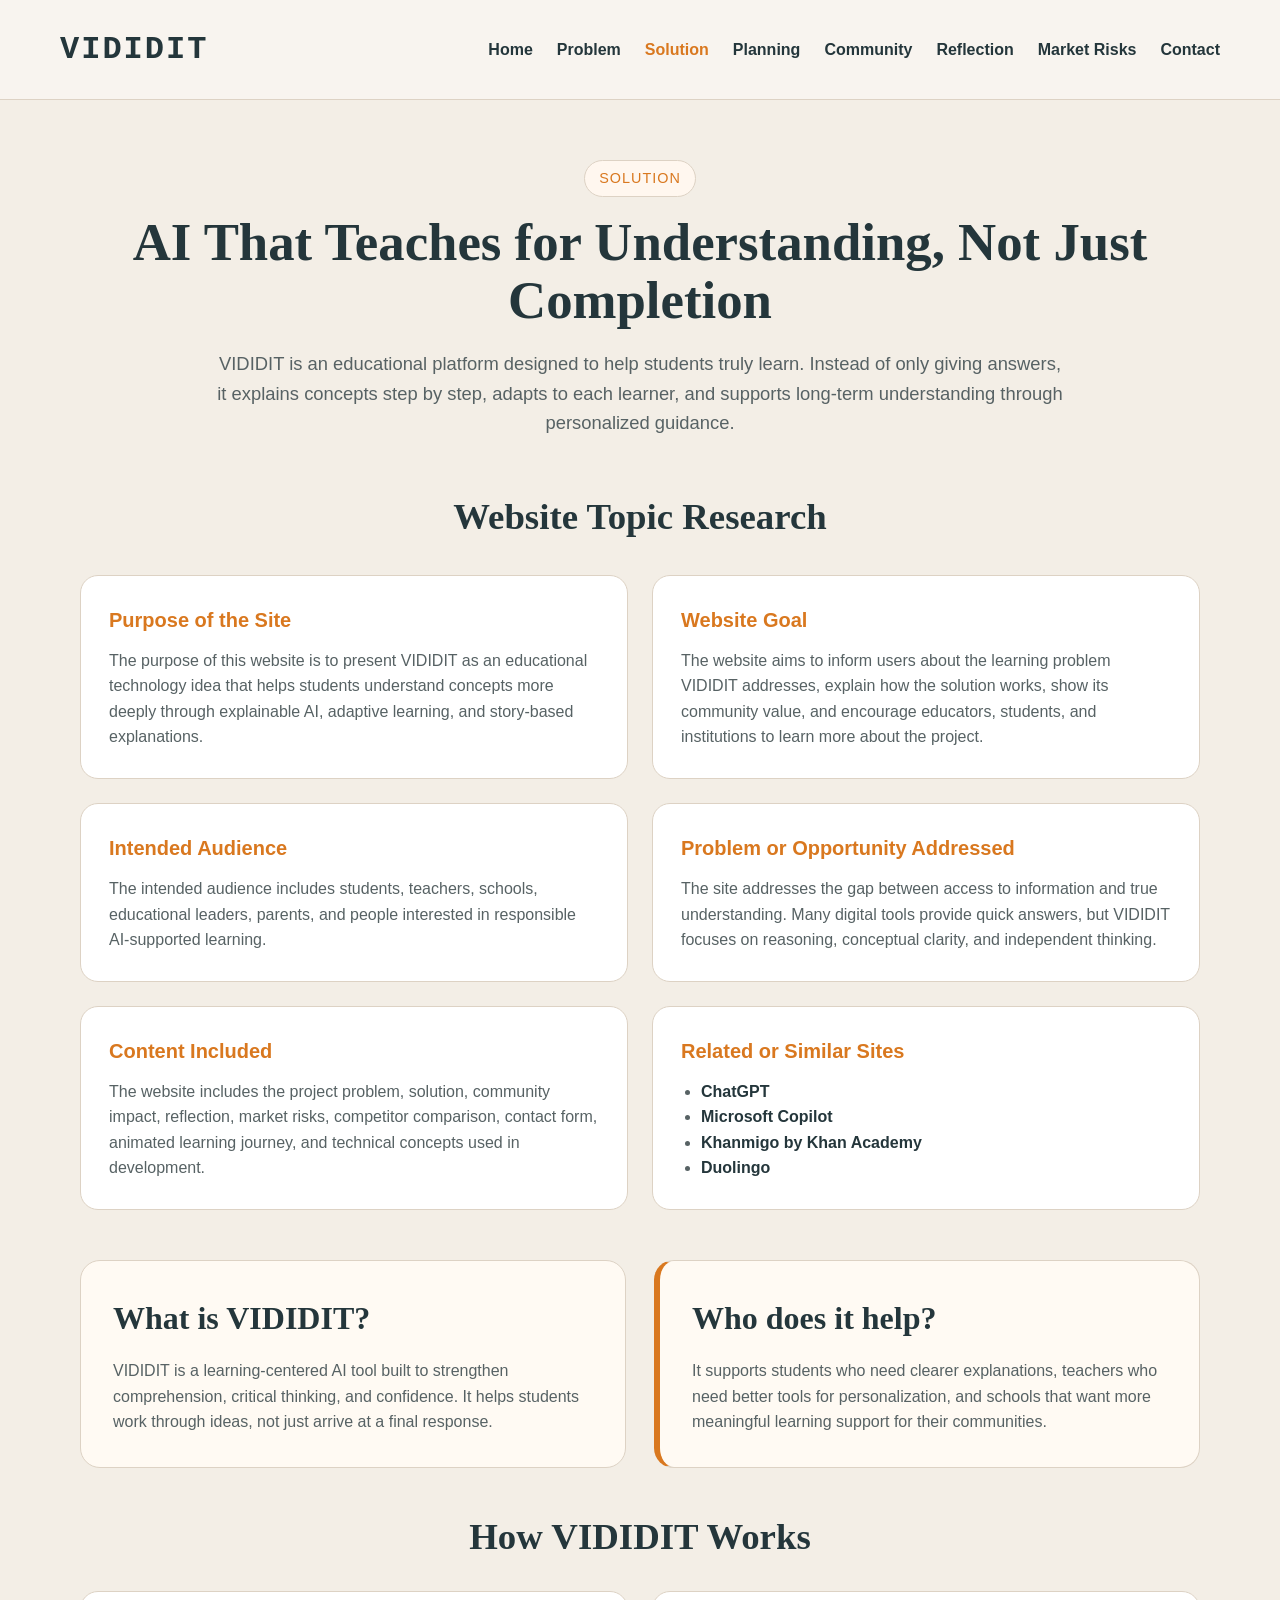
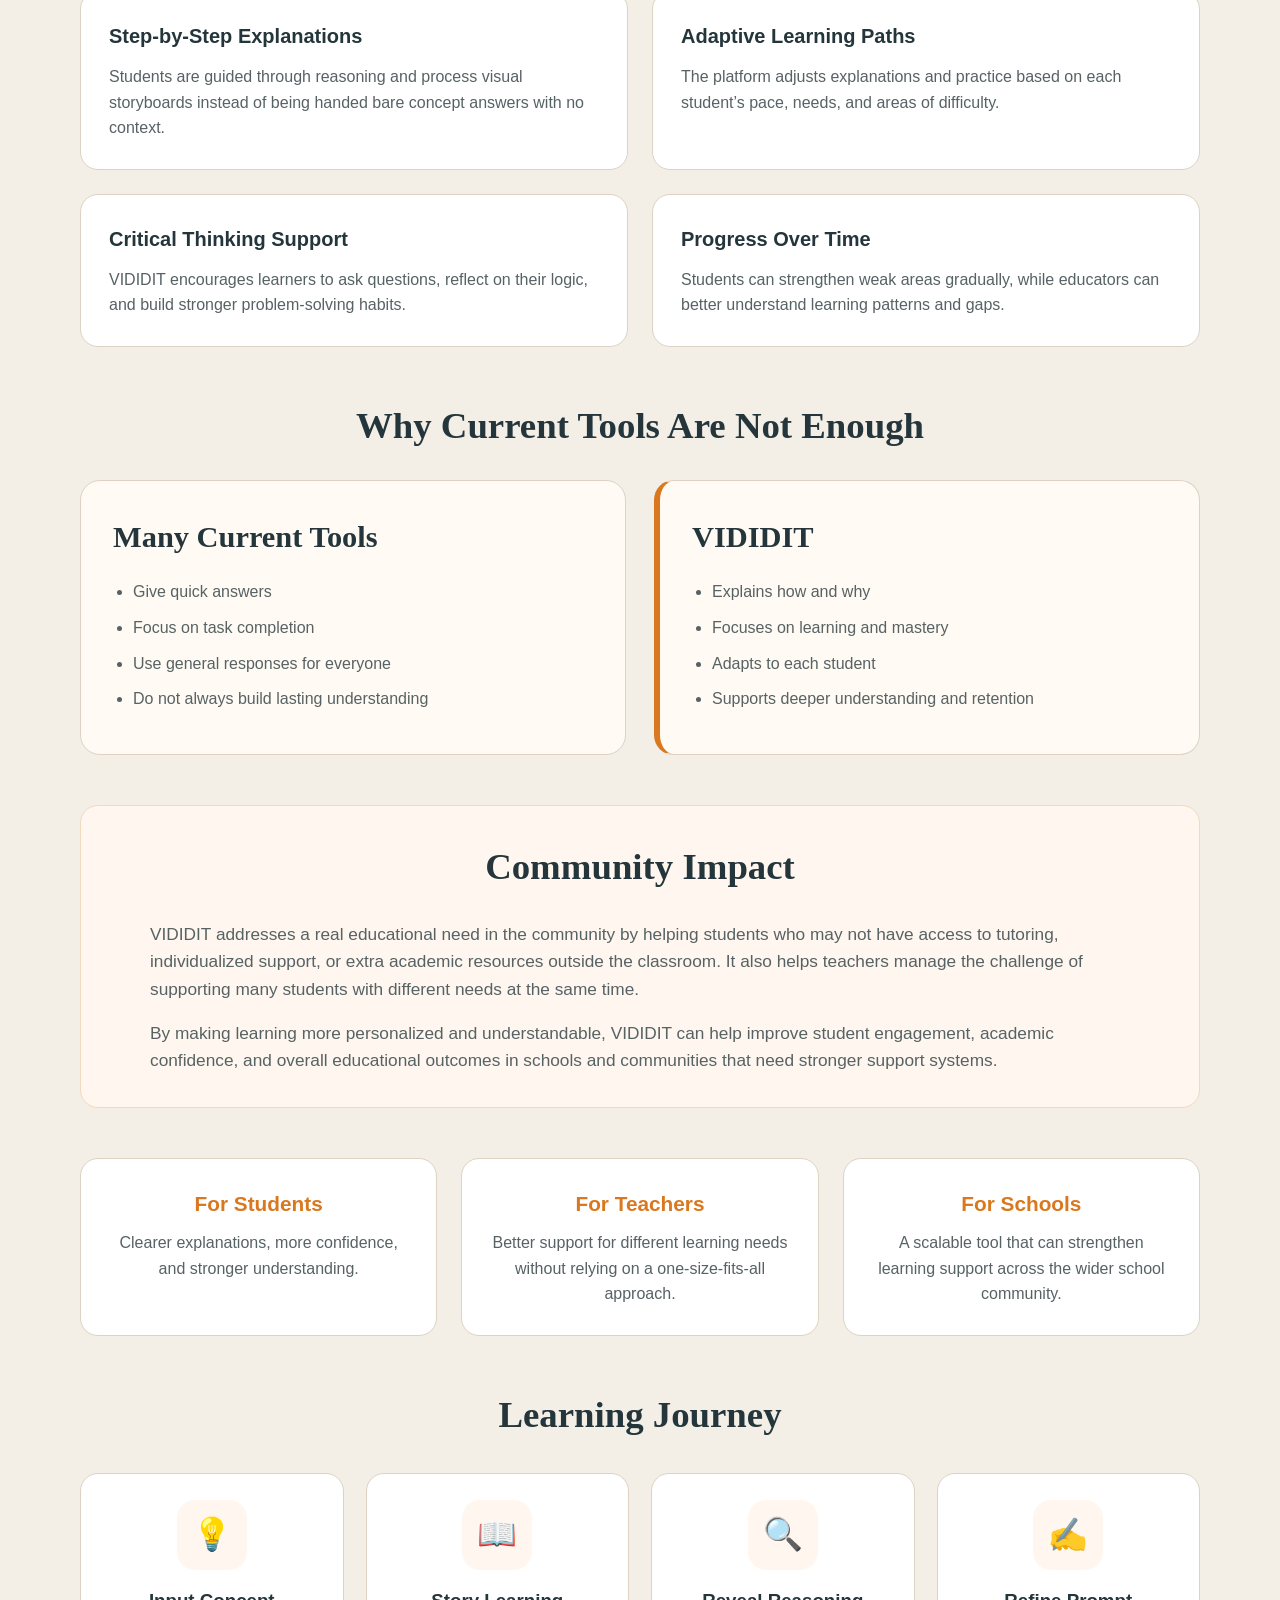
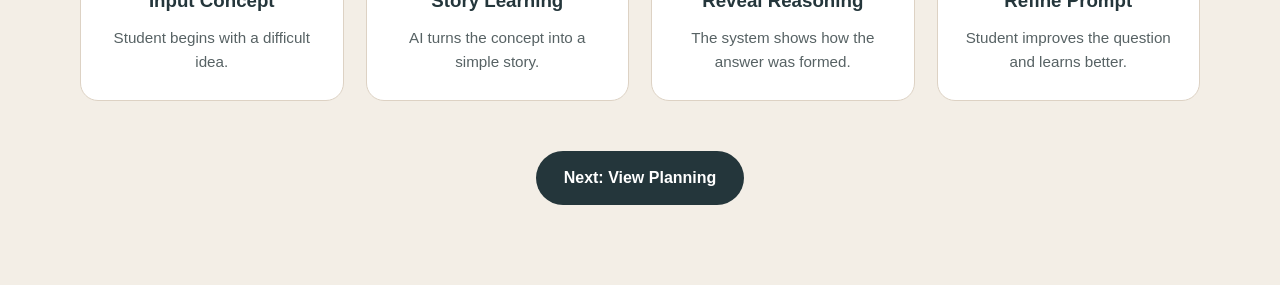
<file: solution.html>
<!DOCTYPE html>
<html lang="en">
<head>
  <meta charset="UTF-8" />
  <meta name="viewport" content="width=device-width, initial-scale=1.0" />
  <meta
    name="description"
    content="VIDIDIT solution page explaining how the platform helps students learn through understanding, personalization, and step-by-step guidance."/>
  <title>VIDIDIT | Solution</title>
  <link rel="stylesheet" href="solution.css" />
</head>
<body>
  <header class="topbar">
    <div class="logo">VIDIDIT</div>
    <nav class="nav">
      <a href="index.html">Home</a>
      <a href="problem.html">Problem</a>
      <a href="solution.html" class="active">Solution</a>
      <a href="planning.html">Planning</a>
      <a href="community.html">Community</a>
      <a href="reflection.html">Reflection</a>
      <a href="market.html">Market Risks</a>
      <a href="contact.html">Contact</a>

    </nav>
  </header>
  <main>
    <section class="hero-section">
      <p class="section-tag">Solution</p>
      <h1>AI That Teaches for Understanding, Not Just Completion</h1>
      <p class="hero-text">
        VIDIDIT is an educational platform designed to help students truly learn.
        Instead of only giving answers, it explains concepts step by step, adapts
        to each learner, and supports long-term understanding through personalized
        guidance.
      </p>
    </section>
    <section class="topic-research-section">
  <h2>Website Topic Research</h2>

  <div class="topic-grid">
    <div class="topic-card">
      <h3>Purpose of the Site</h3>
      <p>
        The purpose of this website is to present VIDIDIT as an educational technology idea that helps students understand concepts more deeply through explainable AI, adaptive learning, and story-based explanations.
      </p>
    </div>

    <div class="topic-card">
      <h3>Website Goal</h3>
      <p>
        The website aims to inform users about the learning problem VIDIDIT addresses, explain how the solution works, show its community value, and encourage educators, students, and institutions to learn more about the project.
      </p>
    </div>

    <div class="topic-card">
      <h3>Intended Audience</h3>
      <p>
        The intended audience includes students, teachers, schools, educational leaders, parents, and people interested in responsible AI-supported learning.
      </p>
    </div>

    <div class="topic-card">
      <h3>Problem or Opportunity Addressed</h3>
      <p>
        The site addresses the gap between access to information and true understanding. Many digital tools provide quick answers, but VIDIDIT focuses on reasoning, conceptual clarity, and independent thinking.
      </p>
    </div>

    <div class="topic-card">
      <h3>Content Included</h3>
      <p>
        The website includes the project problem, solution, community impact, reflection, market risks, competitor comparison, contact form, animated learning journey, and technical concepts used in development.
      </p>
    </div>

    <div class="topic-card">
      <h3>Related or Similar Sites</h3>
      <ul>
        <li><a href="https://chat.openai.com" target="_blank">ChatGPT</a></li>
        <li><a href="https://copilot.microsoft.com" target="_blank">Microsoft Copilot</a></li>
        <li><a href="https://www.khanacademy.org/khan-labs" target="_blank">Khanmigo by Khan Academy</a></li>
        <li><a href="https://www.duolingo.com" target="_blank">Duolingo</a></li>
      </ul>
    </div>
  </div>
</section>
    <section class="overview-section">
      <div class="overview-card">
        <h2>What is VIDIDIT?</h2>
        <p>
          VIDIDIT is a learning-centered AI tool built to strengthen comprehension,
          critical thinking, and confidence. It helps students work through ideas,
          not just arrive at a final response.
        </p>
      </div>
      <div class="overview-card highlight">
        <h2>Who does it help?</h2>
        <p>
          It supports students who need clearer explanations, teachers who need
          better tools for personalization, and schools that want more meaningful
          learning support for their communities.
        </p>
      </div>
    </section>
    <section class="features-section">
      <h2>How VIDIDIT Works</h2>
      <div class="features-grid">
        <div class="feature-card">
          <h3>Step-by-Step Explanations</h3>
          <p>
            Students are guided through reasoning and process visual storyboards instead of being
            handed bare concept answers with no context.
          </p>
        </div>
        <div class="feature-card">
          <h3>Adaptive Learning Paths</h3>
          <p>
            The platform adjusts explanations and practice based on each student’s
            pace, needs, and areas of difficulty.
          </p>
        </div>
        <div class="feature-card">
          <h3>Critical Thinking Support</h3>
          <p>
            VIDIDIT encourages learners to ask questions, reflect on their logic,
            and build stronger problem-solving habits.
          </p>
        </div>
        <div class="feature-card">
          <h3>Progress Over Time</h3>
          <p>
            Students can strengthen weak areas gradually, while educators can
            better understand learning patterns and gaps.
          </p>
        </div>
      </div>
    </section>
    <section class="comparison-section">
      <h2>Why Current Tools Are Not Enough</h2>
      <div class="comparison-grid">
        <div class="comparison-card">
          <h3>Many Current Tools</h3>
          <ul>
            <li>Give quick answers</li>
            <li>Focus on task completion</li>
            <li>Use general responses for everyone</li>
            <li>Do not always build lasting understanding</li>
          </ul>
        </div>
        <div class="comparison-card highlight">
          <h3>VIDIDIT</h3>
          <ul>
            <li>Explains how and why</li>
            <li>Focuses on learning and mastery</li>
            <li>Adapts to each student</li>
            <li>Supports deeper understanding and retention</li>
          </ul>
        </div>
      </div>
    </section>
    <section class="impact-section">
      <h2>Community Impact</h2>
      <p>
        VIDIDIT addresses a real educational need in the community by helping
        students who may not have access to tutoring, individualized support,
        or extra academic resources outside the classroom. It also helps teachers
        manage the challenge of supporting many students with different needs at
        the same time.
      </p>
      <p>
        By making learning more personalized and understandable, VIDIDIT can help
        improve student engagement, academic confidence, and overall educational
        outcomes in schools and communities that need stronger support systems.
      </p>
    </section>
    <section class="benefits-section">
      <div class="benefit-card">
        <h3>For Students</h3>
        <p>
          Clearer explanations, more confidence, and stronger understanding.
        </p>
      </div>
      <div class="benefit-card">
        <h3>For Teachers</h3>
        <p>
          Better support for different learning needs without relying on a
          one-size-fits-all approach.
        </p>
      </div>
      <div class="benefit-card">
        <h3>For Schools</h3>
        <p>
          A scalable tool that can strengthen learning support across the wider
          school community.
        </p>
      </div>
    </section>
    <section class="thumbnail-section">
  <h2>Learning Journey</h2>

  <div class="thumbnail-grid">
    <div class="thumb-card">
      <div class="thumb-icon">💡</div>
      <h3>Input Concept</h3>
      <p>Student begins with a difficult idea.</p>
    </div>

    <div class="thumb-card">
      <div class="thumb-icon">📖</div>
      <h3>Story Learning</h3>
      <p>AI turns the concept into a simple story.</p>
    </div>

    <div class="thumb-card">
      <div class="thumb-icon">🔍</div>
      <h3>Reveal Reasoning</h3>
      <p>The system shows how the answer was formed.</p>
    </div>

    <div class="thumb-card">
      <div class="thumb-icon">✍️</div>
      <h3>Refine Prompt</h3>
      <p>Student improves the question and learns better.</p>
    </div>
  </div>
</section>
    <section class="next-step">
      <a href="planning.html" class="btn-primary">Next: View Planning</a>
    </section>
  </main>
</body>
</html>
</file>
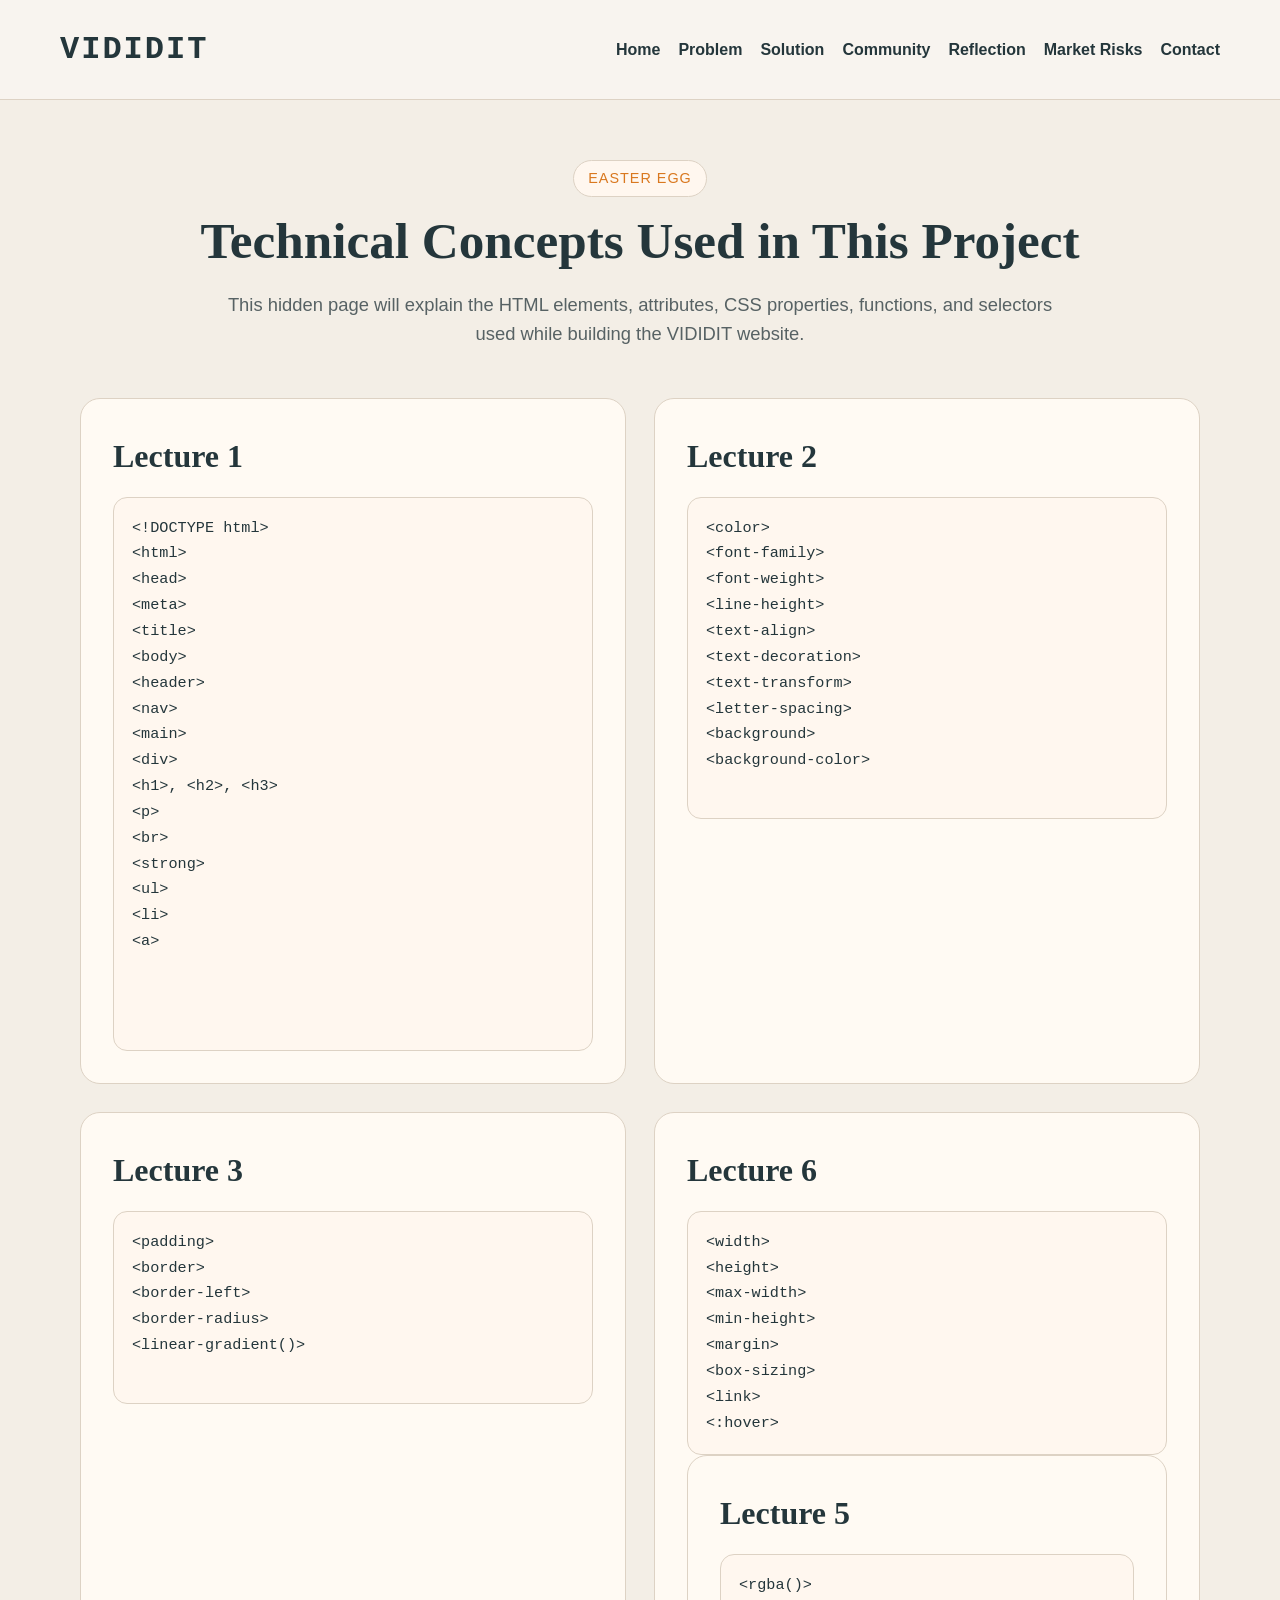
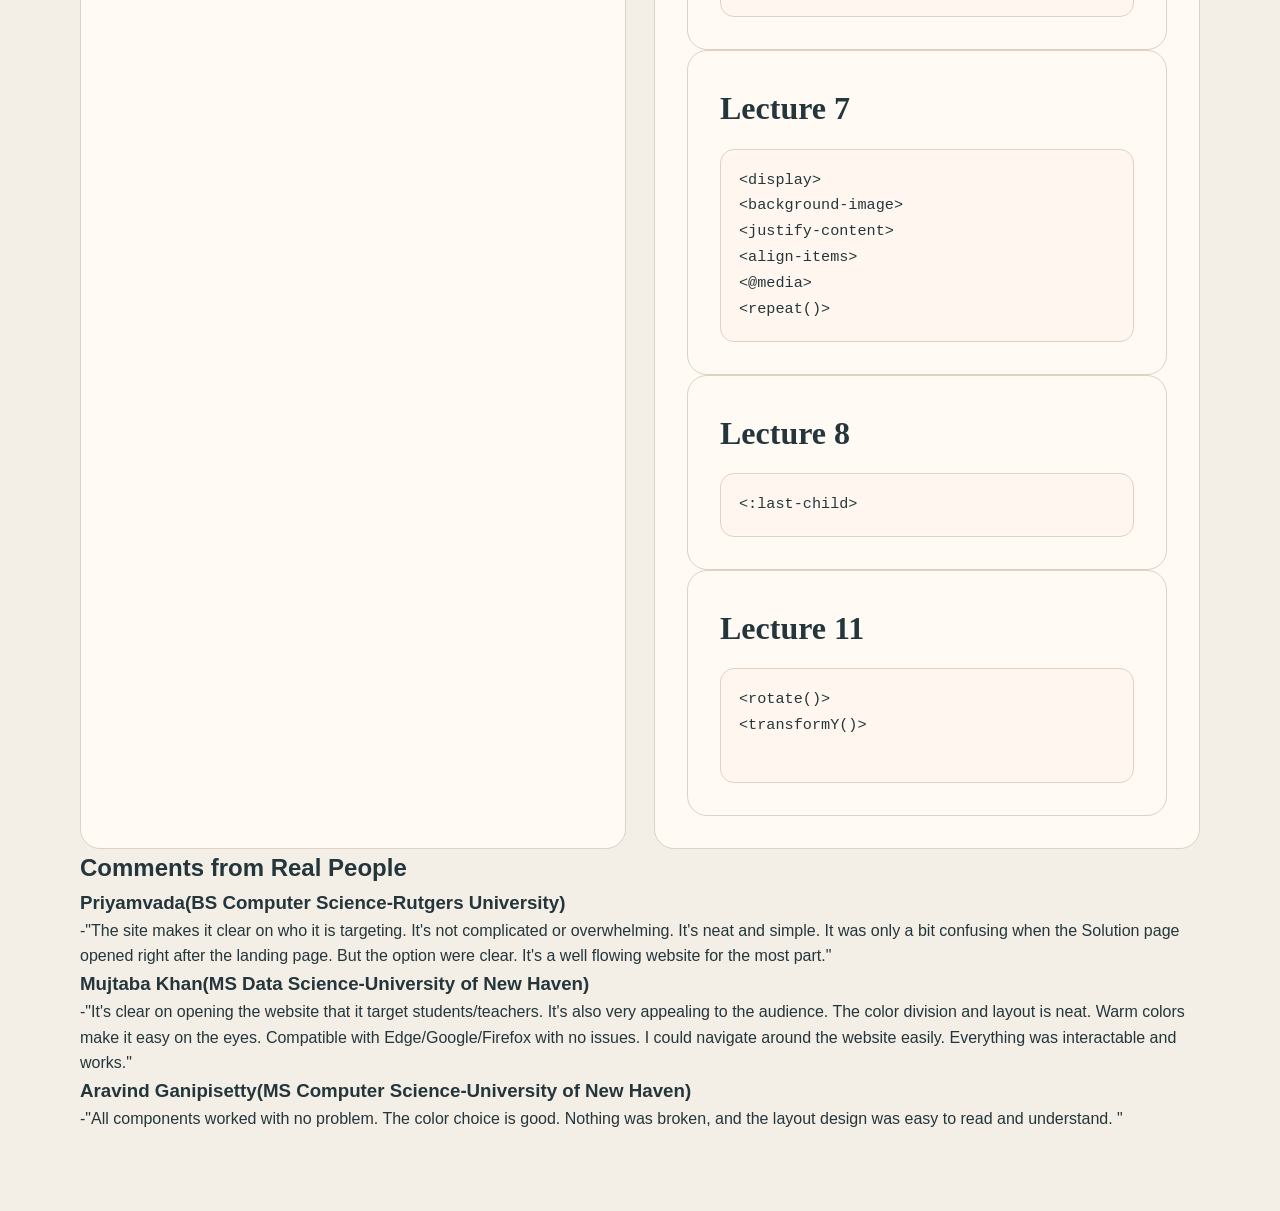
<file: technical.html>
<!DOCTYPE html>
<html lang="en">
<head>
  <meta charset="UTF-8" />
  <meta name="viewport" content="width=device-width, initial-scale=1.0" />
  <meta name="description" content="Technical concepts used in the VIDIDIT front-end project" />
  <title>VIDIDIT | Technical Concepts</title>
  <link rel="stylesheet" href="technical.css" />
</head>
<body>
  <header class="topbar">
    <div class="logo">VIDIDIT</div>

    <nav class="nav">
      <a href="index.html">Home</a>
      <a href="problem.html">Problem</a>
      <a href="solution.html">Solution</a>
      <a href="community.html">Community</a>
      <a href="reflection.html">Reflection</a>
      <a href="market.html">Market Risks</a>
      <a href="contact.html">Contact</a>
    </nav>
  </header>

  <main>
    <section class="hero-section">
      <p class="section-tag">Easter Egg</p>
      <h1>Technical Concepts Used in This Project</h1>
      <p class="hero-text">
        This hidden page will explain the HTML elements, attributes, CSS properties,
        functions, and selectors used while building the VIDIDIT website.
      </p>
    </section>

    <section class="content-section">
      <div class="placeholder-card">
  <h2>Lecture 1</h2>
  <pre><code>&lt;!DOCTYPE html&gt;
&lt;html&gt;
&lt;head&gt;
&lt;meta&gt;
&lt;title&gt;
&lt;body&gt;
&lt;header&gt;
&lt;nav&gt;
&lt;main&gt;
&lt;div&gt;
&lt;h1&gt;, &lt;h2&gt;, &lt;h3&gt;
&lt;p&gt;
&lt;br&gt;
&lt;strong&gt;
&lt;ul&gt;
&lt;li&gt;
&lt;a&gt;



</code></pre>
</div>

      <div class="placeholder-card">
        <h2>Lecture 2</h2>
          <pre><code>&lt;color&gt;
&lt;font-family&gt;
&lt;font-weight&gt;
&lt;line-height&gt;
&lt;text-align&gt;
&lt;text-decoration&gt;
&lt;text-transform&gt;
&lt;letter-spacing&gt;
&lt;background&gt;
&lt;background-color&gt;

</code></pre>
      </div>

      <div class="placeholder-card">
        <h2>Lecture 3</h2>
          <pre><code>&lt;padding&gt;
&lt;border&gt;
&lt;border-left&gt;
&lt;border-radius&gt;
&lt;linear-gradient()&gt;

</code></pre>
      </div>

      <div class="placeholder-card">
        <h2>Lecture 6</h2>
          <pre><code>&lt;width&gt;
&lt;height&gt;
&lt;max-width&gt;
&lt;min-height&gt;
&lt;margin&gt;
&lt;box-sizing&gt;
&lt;link&gt;
&lt;:hover&gt;
</code></pre>


      <div class="placeholder-card">
        <h2>Lecture 5</h2>
          <pre><code>&lt;rgba()&gt;
</code></pre>
      </div>

      <div class="placeholder-card">
        <h2>Lecture 7</h2>
          <pre><code>&lt;display&gt;
&lt;background-image&gt;
&lt;justify-content&gt;
&lt;align-items&gt;
&lt;@media&gt;
&lt;repeat()&gt;
</code></pre>
      </div>


      <div class="placeholder-card">
        <h2>Lecture 8</h2>
          <pre><code>&lt;:last-child&gt;
</code></pre>
      </div>



<div class="placeholder-card">
        <h2>Lecture 11</h2>
          <pre><code>&lt;rotate()&gt;
&lt;transformY()&gt;

</code></pre>
      </div>
    </section>
    
    <div>
        <h2>Comments from Real People</h2>
        <p><h3>Priyamvada(BS Computer Science-Rutgers University)</h3>
          -"The site makes it clear on who it is targeting. It's not complicated or overwhelming. It's neat and simple.
            It was only a bit confusing when the Solution page opened right after the landing page. But the option were
            clear. It's a well flowing website for the most part."
            <br>
            <h3>Mujtaba Khan(MS Data Science-University of New Haven)</h3>
            -"It's clear on opening the website that it target students/teachers. It's also very appealing to the audience.
            The color division and layout is neat. Warm colors make it easy on the eyes. Compatible with Edge/Google/Firefox with
            no issues. I could navigate around the website easily. Everything was interactable and works."
            <br>
            <h3>Aravind Ganipisetty(MS Computer Science-University of New Haven)</h3>
            -"All components worked with no problem. The color choice is good. Nothing was broken, and the layout design was
            easy to read and understand. "

        </p>
      </div>

  </main>
</body>
</html>
</file>
<file: style.css>
* {
  margin: 0;
  padding: 0;
  box-sizing: border-box;
}

:root {
  --left-bg: #efefef;
  --right-bg: #efe8de;
  --primary-text: #24363b;
  --secondary-text: #555d60;
  --dark: #111111;
  --white: #ffffff;
  --border: #cfc7bc;
  --accent: #d9781f;
  --shadow: 0 18px 40px rgba(0, 0, 0, 0.08);
}

body {
  font-family: Arial, Helvetica, sans-serif;
  min-height: 100vh;
  background: linear-gradient(to right, var(--left-bg) 0 38%, var(--right-bg) 38% 100%);
  color: var(--primary-text);
}

/* NAVBAR */

.topbar {
  display: flex;
  justify-content: space-between;
  align-items: center;
  padding: 24px 60px;
  border-bottom: 1px solid rgba(0, 0, 0, 0.06);
  background-color: rgba(255, 255, 255, 0.25);
}

.logo {
  font-family: "Courier New", Courier, monospace;
  font-size: 2rem;
  font-weight: 700;
  letter-spacing: 2px;
  color: var(--dark);
}

.nav {
  display: flex;
  gap: 18px;
  flex-wrap: wrap;
}

.nav a {
  text-decoration: none;
  color: var(--primary-text);
  font-weight: 600;
  transition: 0.25s ease;
}

.nav a:hover,
.nav a.active {
  color: var(--accent);
}

/* HERO */

.hero-page {
  min-height: calc(100vh - 90px);
  display: grid;
  grid-template-columns: 38% 62%;
}

.brand-panel,
.content-panel {
  display: flex;
  align-items: center;
  justify-content: center;
  padding: 60px;
}

.brand-panel {
  padding-left: 40px;
  padding-right: 40px;
}

.content-panel {
  justify-content: flex-start;
  padding-left: 90px;
  padding-right: 70px;
}

.brand-wrap {
  text-align: center;
  transform: translateY(-12px);
}

.logo-circle {
  width: 235px;
  height: 235px;
  margin: 0 auto 26px;
  border-radius: 50%;
  background: linear-gradient(135deg, #050505, #1a1a1a);
  display: flex;
  align-items: center;
  justify-content: center;
  position: relative;
  overflow: hidden;
  box-shadow: var(--shadow);
}

.logo-circle {
  animation: floatLogo 3s ease-in-out infinite;
}

@keyframes floatLogo {
  0% {
    transform: translateY(0px);
  }

  50% {
    transform: translateY(-10px);
  }

  100% {
    transform: translateY(0px);
  }
}

.logo-mark {
  animation: rotateLogo 2s ease-in-out infinite alternate;
}

@keyframes rotateLogo {
  from {
    transform: rotate(32deg);
  }

  to {
    transform: rotate(38deg);
  }
}

.logo-circle::before {
  content: "";
  position: absolute;
  inset: 0;
  background-image:
    linear-gradient(rgba(255,255,255,0.04) 1px, transparent 1px),
    linear-gradient(90deg, rgba(255,255,255,0.04) 1px, transparent 1px);
  background-size: 24px 24px;
  opacity: 0.35;
}

.logo-mark {
  width: 100px;
  height: 100px;
  border: 4px solid white;
  border-radius: 22px;
  transform: rotate(32deg);
  display: flex;
  justify-content: center;
  align-items: center;
  z-index: 1;
}

.logo-mark span {
  transform: rotate(-32deg);
  color: white;
  font-size: 2.4rem;
  font-weight: 700;
}

.brand-name {
  font-family: "Courier New", Courier, monospace;
  font-size: 3.2rem;
  font-weight: 700;
  letter-spacing: 3px;
  color: var(--dark);
}

.content-wrap {
  max-width: 760px;
  transform: translateY(-18px);
}

.headline {
  font-family: Georgia, "Times New Roman", serif;
  font-size: 4.2rem;
  line-height: 1.02;
  font-weight: 700;
  margin-bottom: 18px;
  color: var(--primary-text);
  max-width: 620px;
}

.subheadline {
  font-family: Georgia, "Times New Roman", serif;
  font-size: 2.95rem;
  line-height: 1.08;
  font-weight: 500;
  margin-bottom: 30px;
  color: #324247;
  max-width: 760px;
}

.description {
  font-size: 1.1rem;
  line-height: 1.8;
  color: var(--secondary-text);
  max-width: 640px;
  margin-bottom: 34px;
}

.actions {
  display: flex;
  gap: 16px;
  flex-wrap: wrap;
}

.btn {
  text-decoration: none;
  padding: 14px 28px;
  border-radius: 999px;
  font-size: 1rem;
  font-weight: 700;
  transition: all 0.25s ease;
}

.btn-primary {
  background: var(--primary-text);
  color: var(--white);
}

.btn-secondary {
  border: 1px solid var(--border);
  color: var(--primary-text);
  background: transparent;
}

.btn:hover {
  transform: translateY(-2px);
}

/* MOBILE */

@media (max-width: 980px) {
  body {
    background: linear-gradient(to bottom, var(--left-bg) 0 42%, var(--right-bg) 42% 100%);
  }

  .topbar {
    flex-direction: column;
    gap: 14px;
    padding: 20px 24px;
  }

  .nav {
    justify-content: center;
  }

  .hero-page {
    grid-template-columns: 1fr;
    min-height: auto;
  }

  .brand-panel,
  .content-panel {
    padding: 40px 24px;
    justify-content: center;
  }

  .brand-wrap,
  .content-wrap {
    transform: none;
  }

  .content-wrap {
    max-width: 100%;
    text-align: center;
  }

  .headline {
    font-size: 2.8rem;
    max-width: 100%;
  }

  .subheadline {
    font-size: 2.1rem;
    max-width: 100%;
  }

  .description {
    margin-left: auto;
    margin-right: auto;
  }

  .actions {
    justify-content: center;
  }

  .brand-name {
    font-size: 2.5rem;
  }

  .logo-circle {
    width: 180px;
    height: 180px;
  }
}
</file>
<file: community.css>
* {
  margin: 0;
  padding: 0;
  box-sizing: border-box;
}

:root {
  --bg: #f3eee6;
  --card: #fffaf3;
  --text-dark: #24363b;
  --text-body: #576264;
  --accent: #d9781f;
  --border: #ddd2c4;
  --white: #ffffff;
}

body {
  font-family: Arial, Helvetica, sans-serif;
  background-color: var(--bg);
  color: var(--text-dark);
  line-height: 1.6;
}

.topbar {
  display: flex;
  justify-content: space-between;
  align-items: center;
  padding: 24px 60px;
  border-bottom: 1px solid var(--border);
  background-color: rgba(255, 255, 255, 0.35);
}

.btn-primary {
  display: inline-block;
  text-decoration: none;
  background-color: var(--text-dark);
  color: var(--white);
  padding: 14px 28px;
  border-radius: 999px;
  font-weight: 700;
}

.logo {
  font-family: "Courier New", Courier, monospace;
  font-size: 2rem;
  font-weight: 700;
  letter-spacing: 2px;
}

.nav {
  display: flex;
  gap: 18px;
  flex-wrap: wrap;
}

.next-step {
  text-align: center;
  margin-top: 10px;
}

.nav a {
  text-decoration: none;
  color: var(--text-dark);
  font-weight: 600;
}

.nav a.active {
  color: var(--accent);
}

main {
  max-width: 1200px;
  margin: 0 auto;
  padding: 60px 40px 80px;
}

.hero-section {
  text-align: center;
  margin-bottom: 50px;
}

.section-tag {
  display: inline-block;
  margin-bottom: 16px;
  padding: 6px 14px;
  border: 1px solid var(--border);
  border-radius: 999px;
  font-size: 0.9rem;
  text-transform: uppercase;
  letter-spacing: 1px;
  color: var(--accent);
  background-color: #fff7ef;
}

.hero-section h1 {
  font-family: Georgia, "Times New Roman", serif;
  font-size: 3.2rem;
  line-height: 1.1;
  margin-bottom: 20px;
}

.hero-text {
  max-width: 850px;
  margin: 0 auto;
  font-size: 1.15rem;
  color: var(--text-body);
}

.content-section {
  display: grid;
  gap: 28px;
}

.placeholder-card {
  background-color: var(--card);
  border: 1px solid var(--border);
  border-radius: 20px;
  padding: 32px;
}

.placeholder-card h2 {
  font-family: Georgia, "Times New Roman", serif;
  font-size: 2rem;
  margin-bottom: 14px;
}

.placeholder-card p {
  color: var(--text-body);
}

@media (max-width: 900px) {
  .topbar {
    flex-direction: column;
    gap: 14px;
    padding: 20px 24px;
  }

  main {
    padding: 40px 20px 60px;
  }

  .hero-section h1 {
    font-size: 2.4rem;
  }

  .content-section {
    grid-template-columns: 1fr;
  }
}
</file>
<file: contact.css>
* {
  margin: 0;
  padding: 0;
  box-sizing: border-box;
}

:root {
  --bg: #f3eee6;
  --card: #fffaf3;
  --text-dark: #24363b;
  --text-body: #576264;
  --accent: #d9781f;
  --border: #ddd2c4;
  --white: #ffffff;
}

body {
  font-family: Arial, Helvetica, sans-serif;
  background-color: var(--bg);
  color: var(--text-dark);
  line-height: 1.7;
}

/* NAVBAR */

.topbar {
  display: flex;
  justify-content: space-between;
  align-items: center;
  padding: 24px 60px;
  border-bottom: 1px solid var(--border);
  background-color: rgba(255, 255, 255, 0.35);
}

.logo {
  font-family: "Courier New", Courier, monospace;
  font-size: 2rem;
  font-weight: 700;
  letter-spacing: 2px;
}

.nav {
  display: flex;
  gap: 18px;
  flex-wrap: wrap;
}

.nav a {
  text-decoration: none;
  color: var(--text-dark);
  font-weight: 600;
}

.nav a.active {
  color: var(--accent);
}

/* MAIN */

main {
  max-width: 1200px;
  margin: 0 auto;
  padding: 60px 40px 80px;
}

/* HERO */

.hero-section {
  text-align: center;
  margin-bottom: 60px;
}

.section-tag {
  display: inline-block;
  margin-bottom: 16px;
  padding: 6px 14px;
  border: 1px solid var(--border);
  border-radius: 999px;
  font-size: 0.9rem;
  text-transform: uppercase;
  letter-spacing: 1px;
  color: var(--accent);
  background-color: #fff7ef;
}

.hero-section h1 {
  font-family: Georgia, "Times New Roman", serif;
  font-size: 3.2rem;
  line-height: 1.1;
  margin-bottom: 20px;
}

.hero-text {
  max-width: 820px;
  margin: 0 auto;
  font-size: 1.15rem;
  color: var(--text-body);
}

/* CONTACT LAYOUT */

.contact-wrapper {
  display: grid;
  grid-template-columns: 1fr 1.2fr;
  gap: 40px;
}

/* LEFT SIDE */

.contact-info {
  background-color: var(--card);
  border: 1px solid var(--border);
  border-radius: 20px;
  padding: 36px;
}

.contact-info h2 {
  font-family: Georgia, "Times New Roman", serif;
  font-size: 2rem;
  margin-bottom: 20px;
}

.contact-info p {
  color: var(--text-body);
  margin-bottom: 24px;
}

.info-box {
  margin-top: 26px;
}

.info-box h3 {
  margin-bottom: 8px;
  color: var(--accent);
}

.info-box a {
  color: var(--text-dark);
  text-decoration: none;
  font-weight: 600;
}

/* FORM */

.form-card {
  background-color: var(--white);
  border: 1px solid var(--border);
  border-radius: 20px;
  padding: 36px;
}

.form-group {
  margin-bottom: 22px;
}

label {
  display: block;
  margin-bottom: 8px;
  font-weight: 600;
}

input,
textarea {
  width: 100%;
  padding: 14px;
  border: 1px solid var(--border);
  border-radius: 12px;
  font-size: 1rem;
  font-family: Arial, Helvetica, sans-serif;
  background-color: #fffdf9;
}

input:focus,
textarea:focus {
  outline: none;
  border-color: var(--accent);
}

textarea {
  resize: vertical;
}

.btn-primary {
  display: inline-block;
  background-color: var(--text-dark);
  color: var(--white);
  padding: 14px 28px;
  border: none;
  border-radius: 999px;
  font-size: 1rem;
  font-weight: 700;
  cursor: pointer;
  transition: all 0.25s ease;
}

.btn-primary:hover {
  transform: translateY(-2px);
}

@media (max-width: 900px) {

  .topbar {
    flex-direction: column;
    gap: 14px;
    padding: 20px 24px;
  }

  main {
    padding: 40px 20px 60px;
  }

  .hero-section h1 {
    font-size: 2.3rem;
  }

  .contact-wrapper {
    grid-template-columns: 1fr;
  }

}
</file>
<file: market.css>
* {
  margin: 0;
  padding: 0;
  box-sizing: border-box;
}

:root {
  --bg: #f3eee6;
  --card: #fffaf3;
  --text-dark: #24363b;
  --text-body: #576264;
  --accent: #d9781f;
  --border: #ddd2c4;
  --white: #ffffff;
}

body {
  font-family: Arial, Helvetica, sans-serif;
  background-color: var(--bg);
  color: var(--text-dark);
  line-height: 1.6;
}

.topbar {
  display: flex;
  justify-content: space-between;
  align-items: center;
  padding: 24px 60px;
  border-bottom: 1px solid var(--border);
  background-color: rgba(255, 255, 255, 0.35);
}

.logo {
  font-family: "Courier New", Courier, monospace;
  font-size: 2rem;
  font-weight: 700;
  letter-spacing: 2px;
}

.nav {
  display: flex;
  gap: 18px;
  flex-wrap: wrap;
}

.nav a {
  text-decoration: none;
  color: var(--text-dark);
  font-weight: 600;
}

.nav a.active {
  color: var(--accent);
}

main {
  max-width: 1200px;
  margin: 0 auto;
  padding: 60px 40px 80px;
}

.hero-section {
  text-align: center;
  margin-bottom: 50px;
}

.section-tag {
  display: inline-block;
  margin-bottom: 16px;
  padding: 6px 14px;
  border: 1px solid var(--border);
  border-radius: 999px;
  font-size: 0.9rem;
  text-transform: uppercase;
  letter-spacing: 1px;
  color: var(--accent);
  background-color: #fff7ef;
}

.hero-section h1 {
  font-family: Georgia, "Times New Roman", serif;
  font-size: 3.2rem;
  line-height: 1.1;
  margin-bottom: 20px;
}

.hero-text {
  max-width: 850px;
  margin: 0 auto;
  font-size: 1.15rem;
  color: var(--text-body);
}

.content-section {
  display: grid;
  grid-template-columns: repeat(2, 1fr);
  gap: 28px;
}

.placeholder-card {
  background-color: var(--card);
  border: 1px solid var(--border);
  border-radius: 20px;
  padding: 32px;
}

.placeholder-card h2 {
  font-family: Georgia, "Times New Roman", serif;
  font-size: 2rem;
  margin-bottom: 14px;
}

.placeholder-card p {
  color: var(--text-body);
}

.next-step {
  text-align: center;
  margin-top: 10px;
}

.btn-primary {
  display: inline-block;
  text-decoration: none;
  background-color: var(--text-dark);
  color: var(--white);
  padding: 14px 28px;
  border-radius: 999px;
  font-weight: 700;
}

@media (max-width: 900px) {
  .topbar {
    flex-direction: column;
    gap: 14px;
    padding: 20px 24px;
  }

  main {
    padding: 40px 20px 60px;
  }

  .hero-section h1 {
    font-size: 2.4rem;
  }

  .content-section {
    grid-template-columns: 1fr;
  }
}

.easter-egg-section {
  text-align: center;
  margin-top: 60px;
}

.easter-egg {
  display: inline-flex;
  justify-content: center;
  align-items: center;
  width: 34px;
  height: 34px;
  text-decoration: none;
  color: var(--accent);
  border: 1px solid var(--border);
  border-radius: 50%;
  background-color: #fff7ef;
  opacity: 0.45;
  transition: all 0.25s ease;
}

.easter-egg:hover {
  opacity: 1;
  transform: rotate(45deg) translateY(-2px);
  box-shadow: 0 8px 18px rgba(0, 0, 0, 0.08);
}

.analysis-section,
.risk-section,
.positioning-section,
.references-section {
  margin-top: 50px;
}

.analysis-section h2,
.risk-section h2,
.positioning-section h2,
.references-section h2 {
  font-family: Georgia, "Times New Roman", serif;
  font-size: 2.3rem;
  margin-bottom: 24px;
  text-align: center;
}

.table-wrap {
  overflow-x: auto;
  background-color: var(--card);
  border: 1px solid var(--border);
  border-radius: 20px;
  padding: 20px;
}

table {
  width: 100%;
  border-collapse: collapse;
}

th,
td {
  padding: 16px;
  border-bottom: 1px solid var(--border);
  text-align: left;
  vertical-align: top;
}

th {
  color: var(--text-dark);
  font-weight: 700;
  background-color: #fff7ef;
}

td {
  color: var(--text-body);
}

.risk-grid {
  display: grid;
  grid-template-columns: repeat(2, 1fr);
  gap: 24px;
}

.risk-card {
  background-color: var(--white);
  border: 1px solid var(--border);
  border-radius: 18px;
  padding: 28px;
}

.risk-card h3 {
  font-size: 1.25rem;
  margin-bottom: 12px;
  color: var(--accent);
}

.risk-card p {
  color: var(--text-body);
}

.positioning-section,
.references-section {
  background-color: #fff7ef;
  border: 1px solid #f0d9bf;
  border-radius: 18px;
  padding: 32px;
}

.positioning-section p,
.references-section li {
  color: var(--text-body);
  font-size: 1.05rem;
}

.references-section ul {
  padding-left: 22px;
}

.references-section li {
  margin-bottom: 14px;
}

.source-note {
  margin-top: 14px;
  font-size: 0.9rem;
  color: var(--accent);
  font-weight: 600;
}

@media (max-width: 900px) {
  .risk-grid {
    grid-template-columns: 1fr;
  }

  th,
  td {
    padding: 12px;
  }
}

.risk-process-section,
.risk-table-section {
  margin-bottom: 50px;
}

.risk-process-section h2,
.risk-table-section h2 {
  font-family: Georgia, "Times New Roman", serif;
  font-size: 2.3rem;
  margin-bottom: 24px;
  text-align: center;
}

.risk-process-grid {
  display: grid;
  grid-template-columns: repeat(2, 1fr);
  gap: 24px;
}

.risk-process-card {
  background-color: var(--white);
  border: 1px solid var(--border);
  border-radius: 18px;
  padding: 28px;
}

.risk-process-card h3 {
  margin-bottom: 12px;
  color: var(--accent);
}

.risk-process-card p {
  color: var(--text-body);
}

@media (max-width: 900px) {
  .risk-process-grid {
    grid-template-columns: 1fr;
  }
}

.competitor-verdict-section {
  margin-bottom: 50px;
}

.competitor-verdict-section h2 {
  font-family: Georgia, "Times New Roman", serif;
  font-size: 2.3rem;
  margin-bottom: 24px;
  text-align: center;
}

.verdict-grid {
  display: grid;
  grid-template-columns: repeat(2, 1fr);
  gap: 24px;
}

.verdict-card {
  background-color: var(--white);
  border: 1px solid var(--border);
  border-radius: 18px;
  padding: 28px;
}

.verdict-card h3 {
  color: var(--accent);
  margin-bottom: 12px;
}

.verdict-card p {
  color: var(--text-body);
}

@media (max-width: 900px) {
  .verdict-grid {
    grid-template-columns: 1fr;
  }
}
</file>
<file: planning.css>
* {
  margin: 0;
  padding: 0;
  box-sizing: border-box;
}

:root {
  --bg: #f3eee6;
  --card: #fffaf3;
  --text-dark: #24363b;
  --text-body: #576264;
  --accent: #d9781f;
  --border: #ddd2c4;
  --white: #ffffff;
}

body {
  font-family: Arial, Helvetica, sans-serif;
  background-color: var(--bg);
  color: var(--text-dark);
  line-height: 1.7;
}

.topbar {
  display: flex;
  justify-content: space-between;
  align-items: center;
  padding: 24px 60px;
  border-bottom: 1px solid var(--border);
  background-color: rgba(255, 255, 255, 0.35);
}

.logo {
  font-family: "Courier New", Courier, monospace;
  font-size: 2rem;
  font-weight: 700;
  letter-spacing: 2px;
}

.nav {
  display: flex;
  gap: 18px;
  flex-wrap: wrap;
}

.nav a {
  text-decoration: none;
  color: var(--text-dark);
  font-weight: 600;
}

.nav a.active,
.nav a:hover {
  color: var(--accent);
}

main {
  max-width: 1200px;
  margin: 0 auto;
  padding: 60px 40px 80px;
}

.hero-section {
  text-align: center;
  margin-bottom: 50px;
}

.section-tag {
  display: inline-block;
  margin-bottom: 16px;
  padding: 6px 14px;
  border: 1px solid var(--border);
  border-radius: 999px;
  font-size: 0.9rem;
  text-transform: uppercase;
  letter-spacing: 1px;
  color: var(--accent);
  background-color: #fff7ef;
}

.hero-section h1 {
  font-family: Georgia, "Times New Roman", serif;
  font-size: 3.2rem;
  line-height: 1.1;
  margin-bottom: 20px;
}

.hero-text {
  max-width: 850px;
  margin: 0 auto;
  font-size: 1.15rem;
  color: var(--text-body);
}

.content-section {
  display: grid;
  grid-template-columns: repeat(2, 1fr);
  gap: 28px;
}

.planning-card {
  background-color: var(--card);
  border: 1px solid var(--border);
  border-radius: 20px;
  padding: 32px;
}

.full-width {
  grid-column: 1 / -1;
}

.planning-card h2 {
  font-family: Georgia, "Times New Roman", serif;
  font-size: 2rem;
  margin-bottom: 14px;
}

.planning-card p,
.planning-card li,
td {
  color: var(--text-body);
}

.planning-card ul {
  padding-left: 22px;
}

.planning-card li {
  margin-bottom: 8px;
}

.table-wrap {
  overflow-x: auto;
}

table {
  width: 100%;
  border-collapse: collapse;
  background-color: var(--white);
  border-radius: 14px;
  overflow: hidden;
}

th,
td {
  padding: 16px;
  border-bottom: 1px solid var(--border);
  text-align: left;
  vertical-align: top;
}

th {
  background-color: #fff7ef;
  color: var(--text-dark);
}

.flowchart {
  display: flex;
  flex-direction: column;
  align-items: center;
  margin-top: 26px;
}

.flow-row {
  display: flex;
  justify-content: center;
  gap: 18px;
  flex-wrap: wrap;
}

.flow-box {
  background-color: var(--white);
  border: 1px solid var(--border);
  border-radius: 16px;
  padding: 16px 24px;
  min-width: 140px;
  text-align: center;
  font-weight: 700;
  color: var(--text-dark);
}

.main-page {
  background-color: #fff7ef;
  color: var(--accent);
}

.easter-box {
  opacity: 0.75;
  font-size: 0.95rem;
}

.flow-line {
  width: 2px;
  height: 34px;
  background-color: var(--border);
  margin: 10px 0;
}

.flow-line.small {
  height: 24px;
}

.next-step {
  text-align: center;
  margin-top: 50px;
}

.btn-primary {
  display: inline-block;
  text-decoration: none;
  background-color: var(--text-dark);
  color: var(--white);
  padding: 14px 28px;
  border-radius: 999px;
  font-weight: 700;
  transition: all 0.25s ease;
}

.btn-primary:hover {
  transform: translateY(-2px);
}

@media (max-width: 900px) {
  .topbar {
    flex-direction: column;
    gap: 14px;
    padding: 20px 24px;
  }

  main {
    padding: 40px 20px 60px;
  }

  .hero-section h1 {
    font-size: 2.4rem;
  }

  .content-section {
    grid-template-columns: 1fr;
  }

  .flow-row {
    flex-direction: column;
    align-items: center;
  }
}
</file>
<file: problem.css>
* {
  margin: 0;
  padding: 0;
  box-sizing: border-box;
}

:root {
  --bg: #f3eee6;
  --card: #fffaf3;
  --text-dark: #24363b;
  --text-body: #576264;
  --accent: #d9781f;
  --border: #ddd2c4;
  --white: #ffffff;
}

body {
  font-family: Arial, Helvetica, sans-serif;
  background-color: var(--bg);
  color: var(--text-dark);
  line-height: 1.6;
}

.topbar {
  display: flex;
  justify-content: space-between;
  align-items: center;
  padding: 24px 60px;
  border-bottom: 1px solid var(--border);
  background-color: rgba(255, 255, 255, 0.35);
}

.logo {
  font-family: "Courier New", Courier, monospace;
  font-size: 2rem;
  font-weight: 700;
  letter-spacing: 2px;
}

.nav {
  display: flex;
  gap: 24px;
}

.nav a {
  text-decoration: none;
  color: var(--text-dark);
  font-weight: 600;
}

.nav a.active {
  color: var(--accent);
}

main {
  max-width: 1200px;
  margin: 0 auto;
  padding: 60px 40px 80px;
}

.hero-section {
  text-align: center;
  margin-bottom: 50px;
}

.section-tag {
  display: inline-block;
  margin-bottom: 16px;
  padding: 6px 14px;
  border: 1px solid var(--border);
  border-radius: 999px;
  font-size: 0.9rem;
  text-transform: uppercase;
  letter-spacing: 1px;
  color: var(--accent);
  background-color: #fff7ef;
}

.hero-section h1 {
  font-family: Georgia, "Times New Roman", serif;
  font-size: 3.4rem;
  line-height: 1.1;
  margin-bottom: 20px;
}

.hero-text {
  max-width: 820px;
  margin: 0 auto;
  font-size: 1.15rem;
  color: var(--text-body);
}

.comparison-section {
  display: grid;
  grid-template-columns: repeat(2, 1fr);
  gap: 28px;
  margin-bottom: 32px;
}

.comparison-card {
  background-color: var(--card);
  border: 1px solid var(--border);
  border-radius: 20px;
  padding: 32px;
}

.comparison-card h2 {
  font-family: Georgia, "Times New Roman", serif;
  font-size: 2rem;
  margin-bottom: 18px;
}

.comparison-card ul {
  padding-left: 20px;
}

.comparison-card li {
  margin-bottom: 10px;
  color: var(--text-body);
}

.comparison-card.highlight {
  border-left: 6px solid var(--accent);
}

.gap-section {
  background-color: #fff7ef;
  border: 1px solid #f0d9bf;
  border-radius: 18px;
  padding: 24px 28px;
  margin-bottom: 42px;
  font-size: 1.08rem;
}

.community-section {
  margin-bottom: 36px;
}

.community-section h2 {
  font-family: Georgia, "Times New Roman", serif;
  font-size: 2.2rem;
  margin-bottom: 14px;
}

.community-section p {
  max-width: 860px;
  color: var(--text-body);
  font-size: 1.08rem;
}

.stats-section {
  display: grid;
  grid-template-columns: repeat(3, 1fr);
  gap: 24px;
  margin-bottom: 50px;
}

.stat-card {
  background-color: var(--white);
  border: 1px solid var(--border);
  border-radius: 18px;
  padding: 28px;
  text-align: center;
}

.stat-card h3 {
  font-size: 2.4rem;
  color: var(--accent);
  margin-bottom: 10px;
}

.stat-card p {
  color: var(--text-body);
}

.next-step {
  text-align: center;
}

.btn-primary {
  display: inline-block;
  text-decoration: none;
  background-color: var(--text-dark);
  color: var(--white);
  padding: 14px 28px;
  border-radius: 999px;
  font-weight: 700;
}

@media (max-width: 900px) {
  .topbar {
    flex-direction: column;
    gap: 14px;
    padding: 20px 24px;
  }

  main {
    padding: 40px 20px 60px;
  }

  .hero-section h1 {
    font-size: 2.4rem;
  }

  .comparison-section,
  .stats-section {
    grid-template-columns: 1fr;
  }
}
</file>
<file: reflection.css>
* {
  margin: 0;
  padding: 0;
  box-sizing: border-box;
}

:root {
  --bg: #f3eee6;
  --card: #fffaf3;
  --text-dark: #24363b;
  --text-body: #576264;
  --accent: #d9781f;
  --border: #ddd2c4;
  --white: #ffffff;
}

body {
  font-family: Arial, Helvetica, sans-serif;
  background-color: var(--bg);
  color: var(--text-dark);
  line-height: 1.6;
}

.topbar {
  display: flex;
  justify-content: space-between;
  align-items: center;
  padding: 24px 60px;
  border-bottom: 1px solid var(--border);
  background-color: rgba(255, 255, 255, 0.35);
}

.logo {
  font-family: "Courier New", Courier, monospace;
  font-size: 2rem;
  font-weight: 700;
  letter-spacing: 2px;
}

.nav {
  display: flex;
  gap: 18px;
  flex-wrap: wrap;
}

.nav a {
  text-decoration: none;
  color: var(--text-dark);
  font-weight: 600;
}

.next-step {
  text-align: center;
  margin-top: 10px;
}

.btn-primary {
  display: inline-block;
  text-decoration: none;
  background-color: var(--text-dark);
  color: var(--white);
  padding: 14px 28px;
  border-radius: 999px;
  font-weight: 700;
}

.nav a.active {
  color: var(--accent);
}

main {
  max-width: 1200px;
  margin: 0 auto;
  padding: 60px 40px 80px;
}

.hero-section {
  text-align: center;
  margin-bottom: 50px;
}

.section-tag {
  display: inline-block;
  margin-bottom: 16px;
  padding: 6px 14px;
  border: 1px solid var(--border);
  border-radius: 999px;
  font-size: 0.9rem;
  text-transform: uppercase;
  letter-spacing: 1px;
  color: var(--accent);
  background-color: #fff7ef;
}

.hero-section h1 {
  font-family: Georgia, "Times New Roman", serif;
  font-size: 3.2rem;
  line-height: 1.1;
  margin-bottom: 20px;
}

.hero-text {
  max-width: 850px;
  margin: 0 auto;
  font-size: 1.15rem;
  color: var(--text-body);
}

.content-section {
  display: grid;
  gap: 28px;
}

.placeholder-card {
  background-color: var(--card);
  border: 1px solid var(--border);
  border-radius: 20px;
  padding: 32px;
}

.placeholder-card h2 {
  font-family: Georgia, "Times New Roman", serif;
  font-size: 2rem;
  margin-bottom: 14px;
}

.placeholder-card p {
  color: var(--text-body);
}

@media (max-width: 900px) {
  .topbar {
    flex-direction: column;
    gap: 14px;
    padding: 20px 24px;
  }

  main {
    padding: 40px 20px 60px;
  }

  .hero-section h1 {
    font-size: 2.4rem;
  }

  .content-section {
    grid-template-columns: 1fr;
  }
}
</file>
<file: solution.css>
* {
  margin: 0;
  padding: 0;
  box-sizing: border-box;
}

:root {
  --bg: #f3eee6;
  --card: #fffaf3;
  --text-dark: #24363b;
  --text-body: #576264;
  --accent: #d9781f;
  --border: #ddd2c4;
  --white: #ffffff;
}

body {
  font-family: Arial, Helvetica, sans-serif;
  background-color: var(--bg);
  color: var(--text-dark);
  line-height: 1.6;
}

.topbar {
  display: flex;
  justify-content: space-between;
  align-items: center;
  padding: 24px 60px;
  border-bottom: 1px solid var(--border);
  background-color: rgba(255, 255, 255, 0.35);
}

.logo {
  font-family: "Courier New", Courier, monospace;
  font-size: 2rem;
  font-weight: 700;
  letter-spacing: 2px;
}

.nav {
  display: flex;
  gap: 24px;
}

.nav a {
  text-decoration: none;
  color: var(--text-dark);
  font-weight: 600;
}

.nav a.active {
  color: var(--accent);
}

main {
  max-width: 1200px;
  margin: 0 auto;
  padding: 60px 40px 80px;
}

.hero-section {
  text-align: center;
  margin-bottom: 50px;
}

.section-tag {
  display: inline-block;
  margin-bottom: 16px;
  padding: 6px 14px;
  border: 1px solid var(--border);
  border-radius: 999px;
  font-size: 0.9rem;
  text-transform: uppercase;
  letter-spacing: 1px;
  color: var(--accent);
  background-color: #fff7ef;
}

.hero-section h1 {
  font-family: Georgia, "Times New Roman", serif;
  font-size: 3.3rem;
  line-height: 1.1;
  margin-bottom: 20px;
}

.hero-text {
  max-width: 850px;
  margin: 0 auto;
  font-size: 1.15rem;
  color: var(--text-body);
}

.overview-section {
  display: grid;
  grid-template-columns: repeat(2, 1fr);
  gap: 28px;
  margin-bottom: 40px;
}

.overview-card {
  background-color: var(--card);
  border: 1px solid var(--border);
  border-radius: 20px;
  padding: 32px;
}

.overview-card h2 {
  font-family: Georgia, "Times New Roman", serif;
  font-size: 2rem;
  margin-bottom: 14px;
}

.overview-card p {
  color: var(--text-body);
}

.overview-card.highlight {
  border-left: 6px solid var(--accent);
}

.features-section {
  margin-bottom: 50px;
}

.features-section h2,
.comparison-section h2,
.impact-section h2 {
  font-family: Georgia, "Times New Roman", serif;
  font-size: 2.3rem;
  margin-bottom: 24px;
  text-align: center;
}

.features-grid {
  display: grid;
  grid-template-columns: repeat(2, 1fr);
  gap: 24px;
}

.feature-card {
  background-color: var(--white);
  border: 1px solid var(--border);
  border-radius: 18px;
  padding: 28px;
}

.feature-card h3 {
  font-size: 1.25rem;
  margin-bottom: 12px;
  color: var(--text-dark);
}

.feature-card p {
  color: var(--text-body);
}

.comparison-section {
  margin-bottom: 50px;
}

.comparison-grid {
  display: grid;
  grid-template-columns: repeat(2, 1fr);
  gap: 28px;
}

.comparison-card {
  background-color: var(--card);
  border: 1px solid var(--border);
  border-radius: 20px;
  padding: 32px;
}

.comparison-card h3 {
  font-family: Georgia, "Times New Roman", serif;
  font-size: 1.9rem;
  margin-bottom: 18px;
}

.comparison-card ul {
  padding-left: 20px;
}

.comparison-card li {
  margin-bottom: 10px;
  color: var(--text-body);
}

.comparison-card.highlight {
  border-left: 6px solid var(--accent);
}

.impact-section {
  background-color: #fff7ef;
  border: 1px solid #f0d9bf;
  border-radius: 18px;
  padding: 32px;
  margin-bottom: 50px;
}

.impact-section p {
  color: var(--text-body);
  font-size: 1.08rem;
  max-width: 980px;
  margin: 0 auto 16px;
}

.impact-section p:last-child {
  margin-bottom: 0;
}

.benefits-section {
  display: grid;
  grid-template-columns: repeat(3, 1fr);
  gap: 24px;
  margin-bottom: 50px;
}

.benefit-card {
  background-color: var(--white);
  border: 1px solid var(--border);
  border-radius: 18px;
  padding: 28px;
  text-align: center;
}

.benefit-card h3 {
  font-size: 1.3rem;
  color: var(--accent);
  margin-bottom: 10px;
}

.benefit-card p {
  color: var(--text-body);
}

.next-step {
  text-align: center;
}

.btn-primary {
  display: inline-block;
  text-decoration: none;
  background-color: var(--text-dark);
  color: var(--white);
  padding: 14px 28px;
  border-radius: 999px;
  font-weight: 700;
  transition: all 0.25s ease;
}

.btn-primary:hover {
  transform: translateY(-2px);
}

@media (max-width: 900px) {
  .topbar {
    flex-direction: column;
    gap: 14px;
    padding: 20px 24px;
  }

  main {
    padding: 40px 20px 60px;
  }

  .hero-section h1 {
    font-size: 2.4rem;
  }

  .overview-section,
  .features-grid,
  .comparison-grid,
  .benefits-section {
    grid-template-columns: 1fr;
  }
}

.thumbnail-section {
  margin-bottom: 50px;
}

.thumbnail-section h2 {
  font-family: Georgia, "Times New Roman", serif;
  font-size: 2.3rem;
  text-align: center;
  margin-bottom: 28px;
}

.thumbnail-grid {
  display: grid;
  grid-template-columns: repeat(4, 1fr);
  gap: 22px;
}

.thumb-card {
  background-color: var(--white);
  border: 1px solid var(--border);
  border-radius: 18px;
  padding: 26px;
  text-align: center;
  transition: all 0.3s ease;
}

.thumb-card:hover {
  transform: translateY(-8px);
  box-shadow: 0 14px 28px rgba(0, 0, 0, 0.08);
}

.thumb-icon {
  width: 70px;
  height: 70px;
  margin: 0 auto 16px;
  border-radius: 18px;
  background-color: #fff7ef;
  display: flex;
  justify-content: center;
  align-items: center;
  font-size: 2rem;
  animation: floatIcon 2.8s ease-in-out infinite;
}

.thumb-card h3 {
  margin-bottom: 10px;
  color: var(--text-dark);
}

.thumb-card p {
  color: var(--text-body);
  font-size: 0.95rem;
}

@keyframes floatIcon {
  0% {
    transform: translateY(0);
  }

  50% {
    transform: translateY(-8px);
  }

  100% {
    transform: translateY(0);
  }
}

@media (max-width: 900px) {
  .thumbnail-grid {
    grid-template-columns: 1fr;
  }
}

.topic-research-section {
  margin-bottom: 50px;
}

.topic-research-section h2 {
  font-family: Georgia, "Times New Roman", serif;
  font-size: 2.3rem;
  text-align: center;
  margin-bottom: 28px;
}

.topic-grid {
  display: grid;
  grid-template-columns: repeat(2, 1fr);
  gap: 24px;
}

.topic-card {
  background-color: var(--white);
  border: 1px solid var(--border);
  border-radius: 18px;
  padding: 28px;
}

.topic-card h3 {
  font-size: 1.25rem;
  margin-bottom: 12px;
  color: var(--accent);
}

.topic-card p,
.topic-card li {
  color: var(--text-body);
}

.topic-card ul {
  padding-left: 20px;
}

.topic-card a {
  color: var(--text-dark);
  font-weight: 600;
  text-decoration: none;
}

.topic-card a:hover {
  color: var(--accent);
}

@media (max-width: 900px) {
  .topic-grid {
    grid-template-columns: 1fr;
  }
}
</file>
<file: technical.css>
* {
  margin: 0;
  padding: 0;
  box-sizing: border-box;
}

:root {
  --bg: #f3eee6;
  --card: #fffaf3;
  --text-dark: #24363b;
  --text-body: #576264;
  --accent: #d9781f;
  --border: #ddd2c4;
  --white: #ffffff;
}

body {
  font-family: Arial, Helvetica, sans-serif;
  background-color: var(--bg);
  color: var(--text-dark);
  line-height: 1.6;
}

.topbar {
  display: flex;
  justify-content: space-between;
  align-items: center;
  padding: 24px 60px;
  border-bottom: 1px solid var(--border);
  background-color: rgba(255, 255, 255, 0.35);
}

.logo {
  font-family: "Courier New", Courier, monospace;
  font-size: 2rem;
  font-weight: 700;
  letter-spacing: 2px;
}

.nav {
  display: flex;
  gap: 18px;
  flex-wrap: wrap;
}

.nav a {
  text-decoration: none;
  color: var(--text-dark);
  font-weight: 600;
}

.nav a.active {
  color: var(--accent);
}

main {
  max-width: 1200px;
  margin: 0 auto;
  padding: 60px 40px 80px;
}

.hero-section {
  text-align: center;
  margin-bottom: 50px;
}

.section-tag {
  display: inline-block;
  margin-bottom: 16px;
  padding: 6px 14px;
  border: 1px solid var(--border);
  border-radius: 999px;
  font-size: 0.9rem;
  text-transform: uppercase;
  letter-spacing: 1px;
  color: var(--accent);
  background-color: #fff7ef;
}

.hero-section h1 {
  font-family: Georgia, "Times New Roman", serif;
  font-size: 3.2rem;
  line-height: 1.1;
  margin-bottom: 20px;
}

.hero-text {
  max-width: 850px;
  margin: 0 auto;
  font-size: 1.15rem;
  color: var(--text-body);
}

.content-section {
  display: grid;
  grid-template-columns: repeat(2, 1fr);
  gap: 28px;
}

.placeholder-card {
  background-color: var(--card);
  border: 1px solid var(--border);
  border-radius: 20px;
  padding: 32px;
}

.placeholder-card h2 {
  font-family: Georgia, "Times New Roman", serif;
  font-size: 2rem;
  margin-bottom: 14px;
}

.placeholder-card p {
  color: var(--text-body);
}

@media (max-width: 900px) {
  .topbar {
    flex-direction: column;
    gap: 14px;
    padding: 20px 24px;
  }

  main {
    padding: 40px 20px 60px;
  }

  .hero-section h1 {
    font-size: 2.4rem;
  }

  .content-section {
    grid-template-columns: 1fr;
  }
}

.easter-egg-section {
  text-align: center;
  margin-top: 60px;
}

.easter-egg {
  display: inline-flex;
  justify-content: center;
  align-items: center;
  width: 34px;
  height: 34px;
  text-decoration: none;
  color: var(--accent);
  border: 1px solid var(--border);
  border-radius: 50%;
  background-color: #fff7ef;
  opacity: 0.45;
  transition: all 0.25s ease;
}

.easter-egg:hover {
  opacity: 1;
  transform: rotate(45deg) translateY(-2px);
  box-shadow: 0 8px 18px rgba(0, 0, 0, 0.08);
}

pre {
  background-color: #fff7ef;
  border: 1px solid var(--border);
  border-radius: 14px;
  padding: 18px;
  overflow-x: auto;
  margin-top: 14px;
}

code {
  font-family: "Courier New", Courier, monospace;
  font-size: 0.95rem;
  color: var(--text-dark);
  line-height: 1.7;
}
</file>
